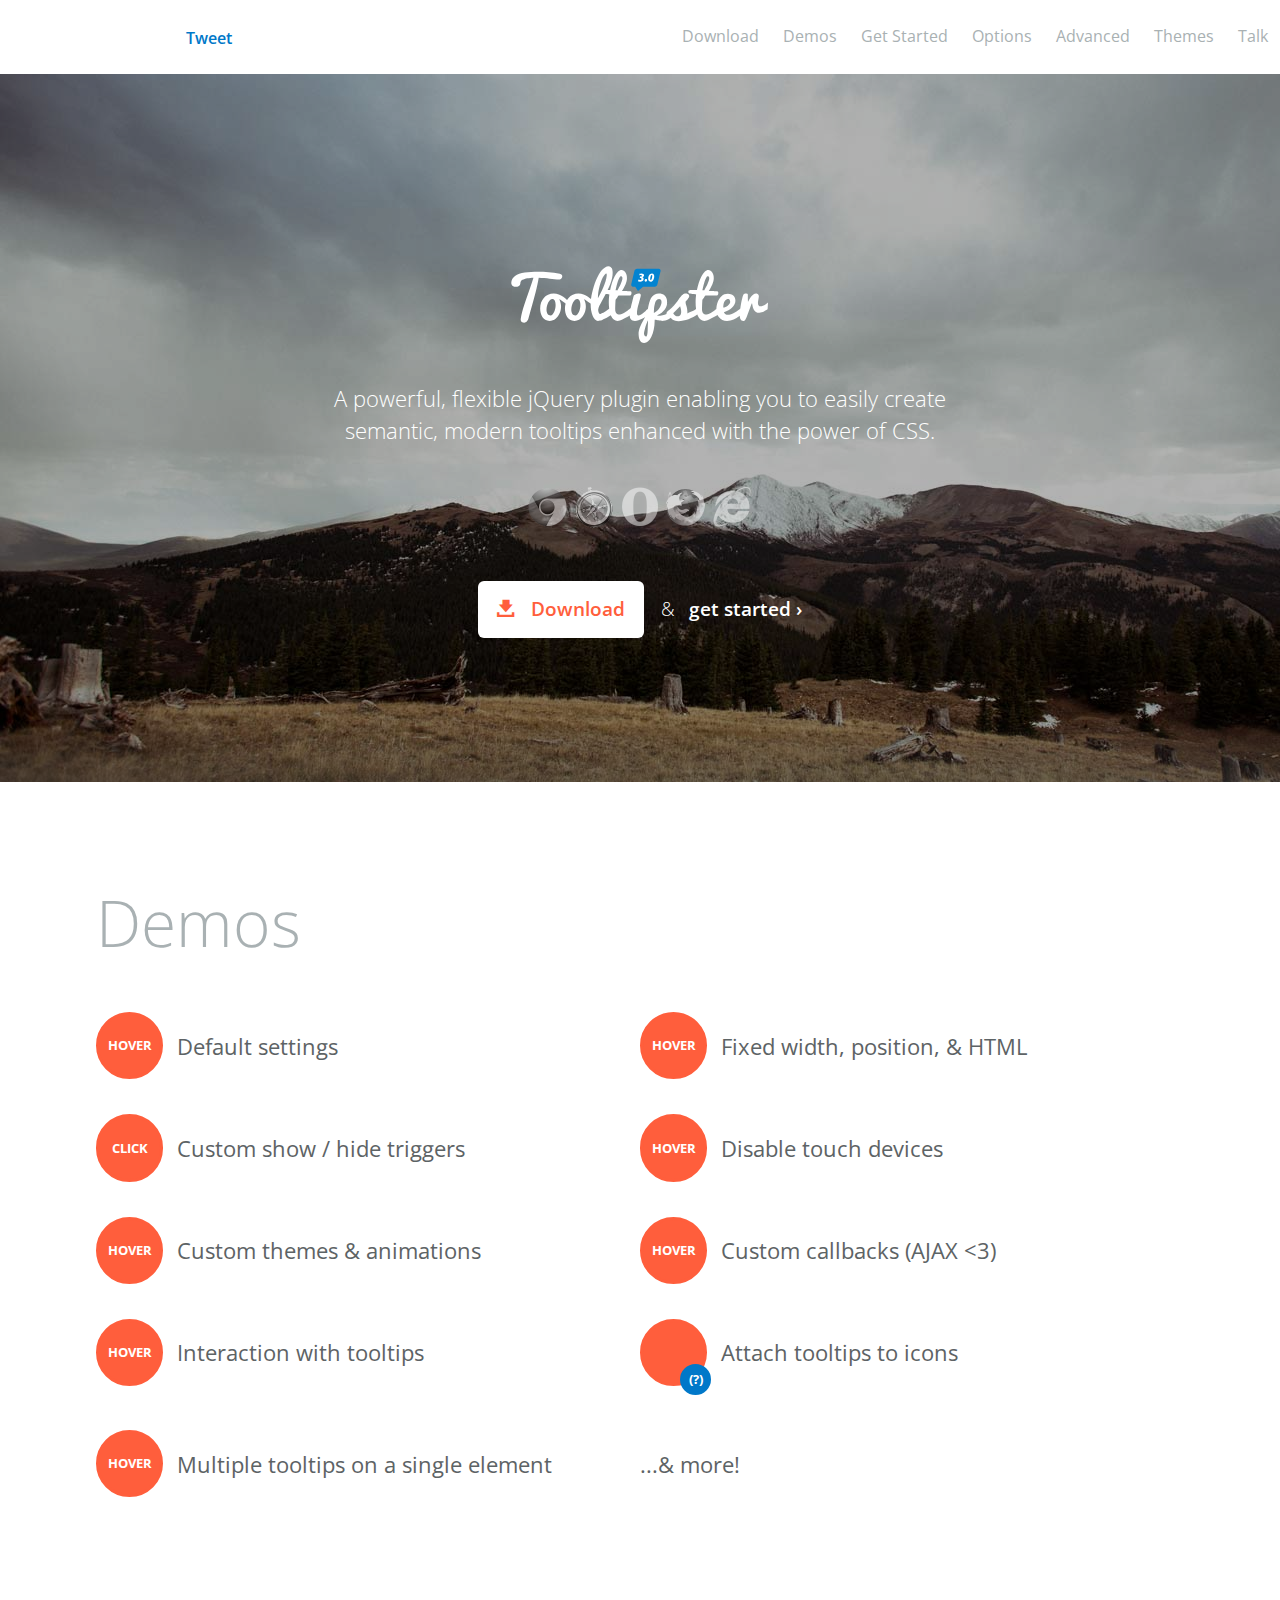
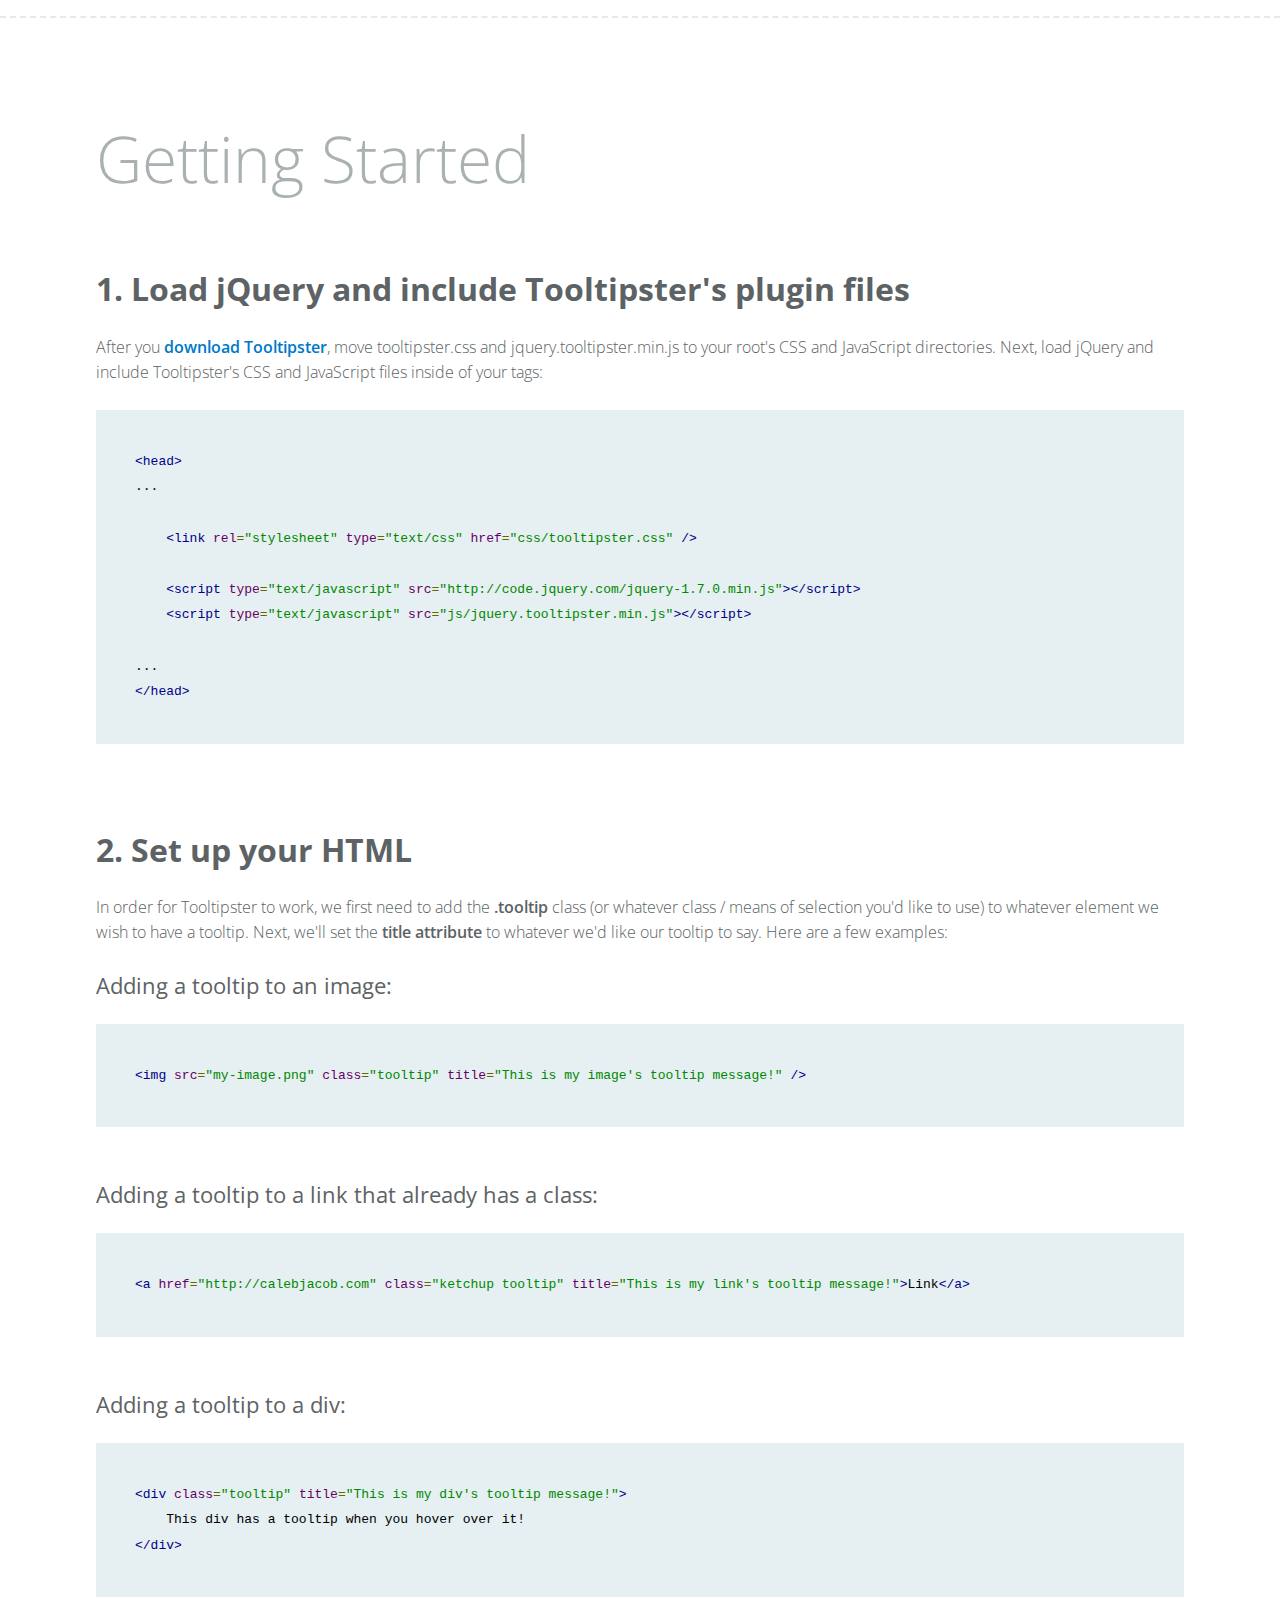
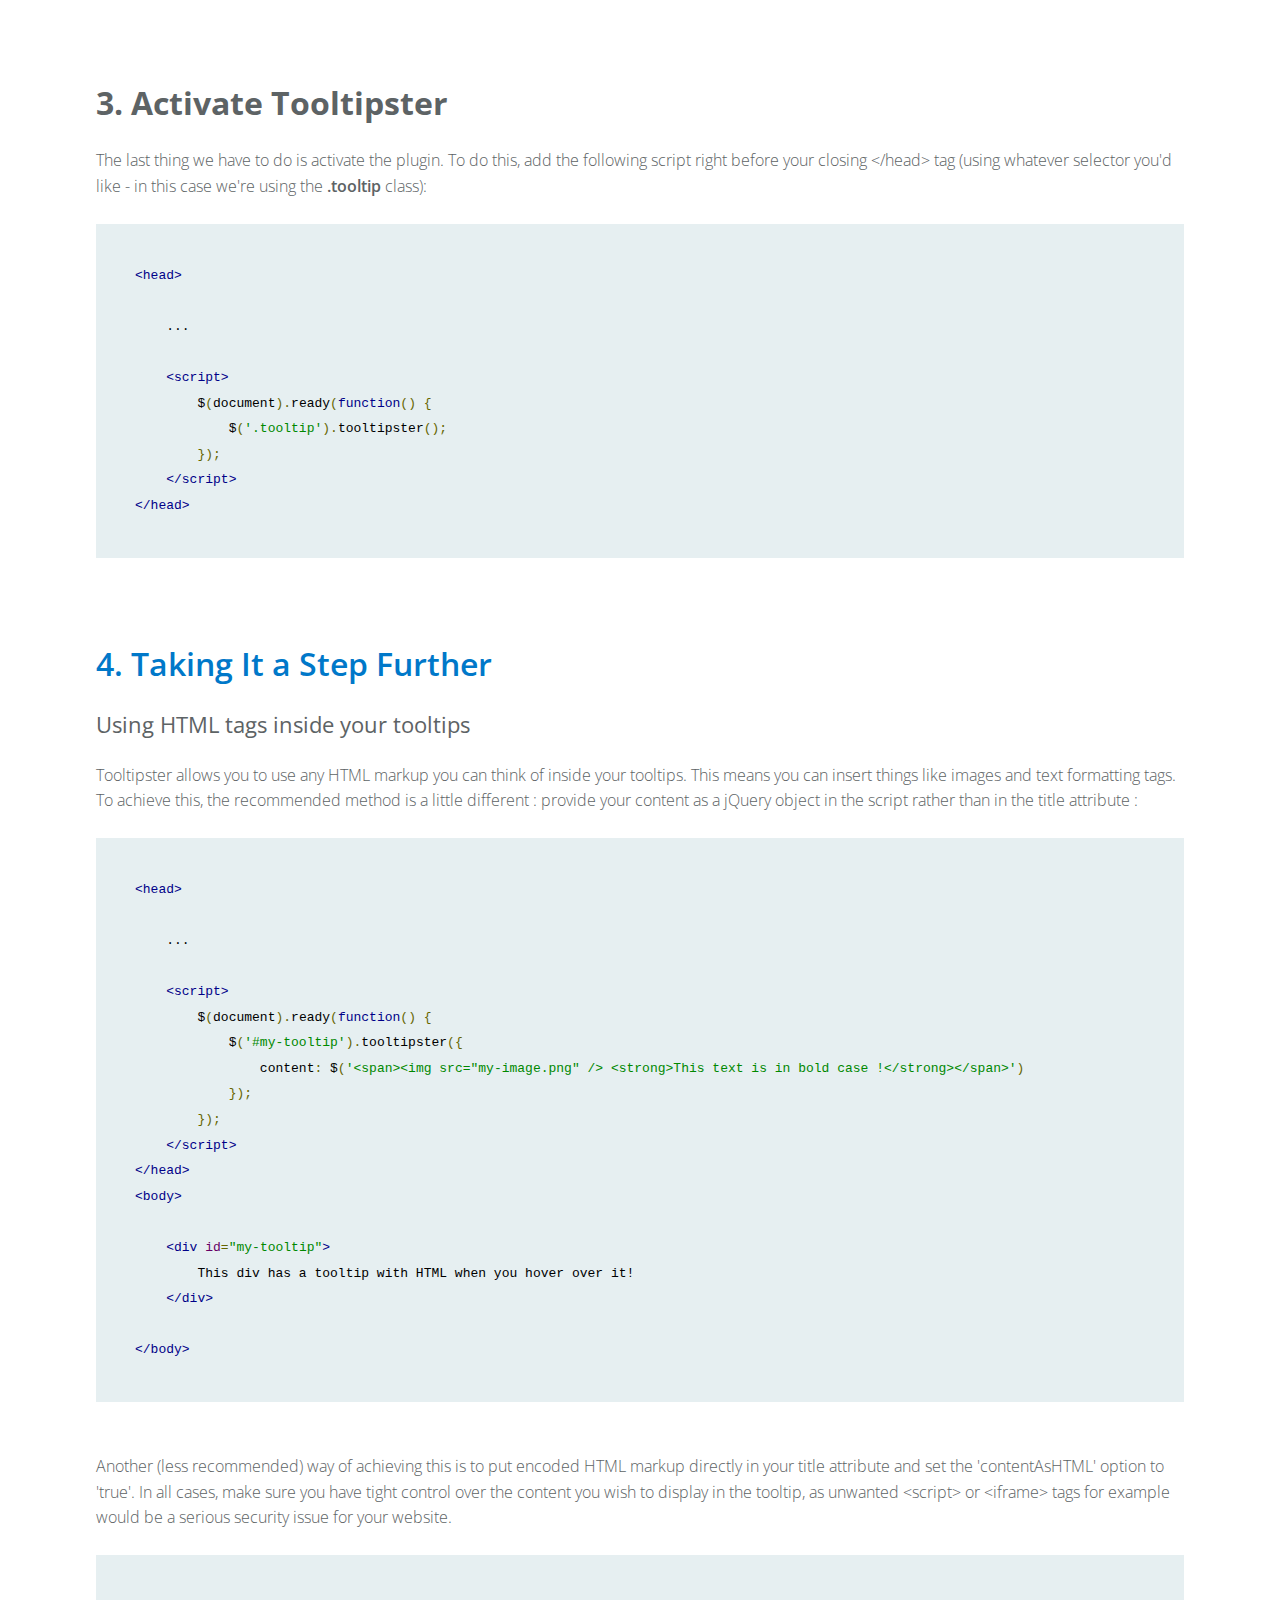
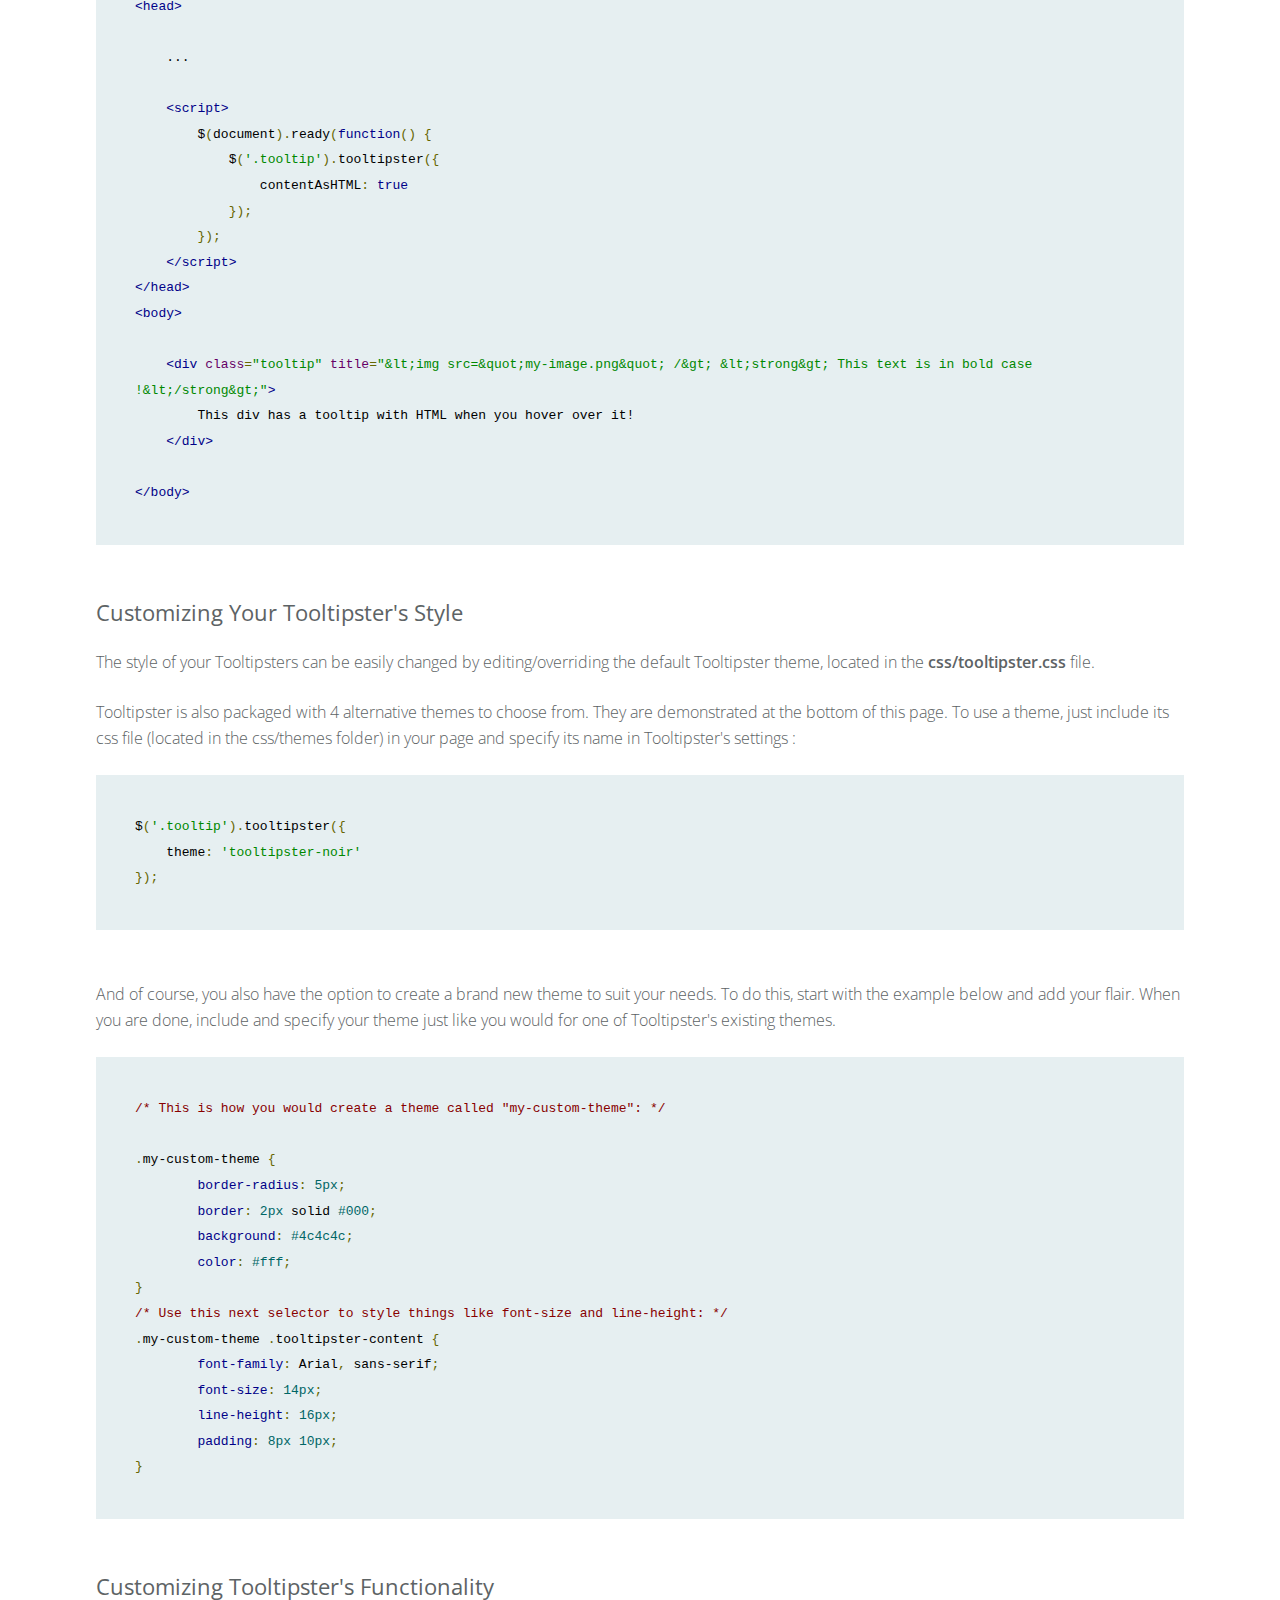
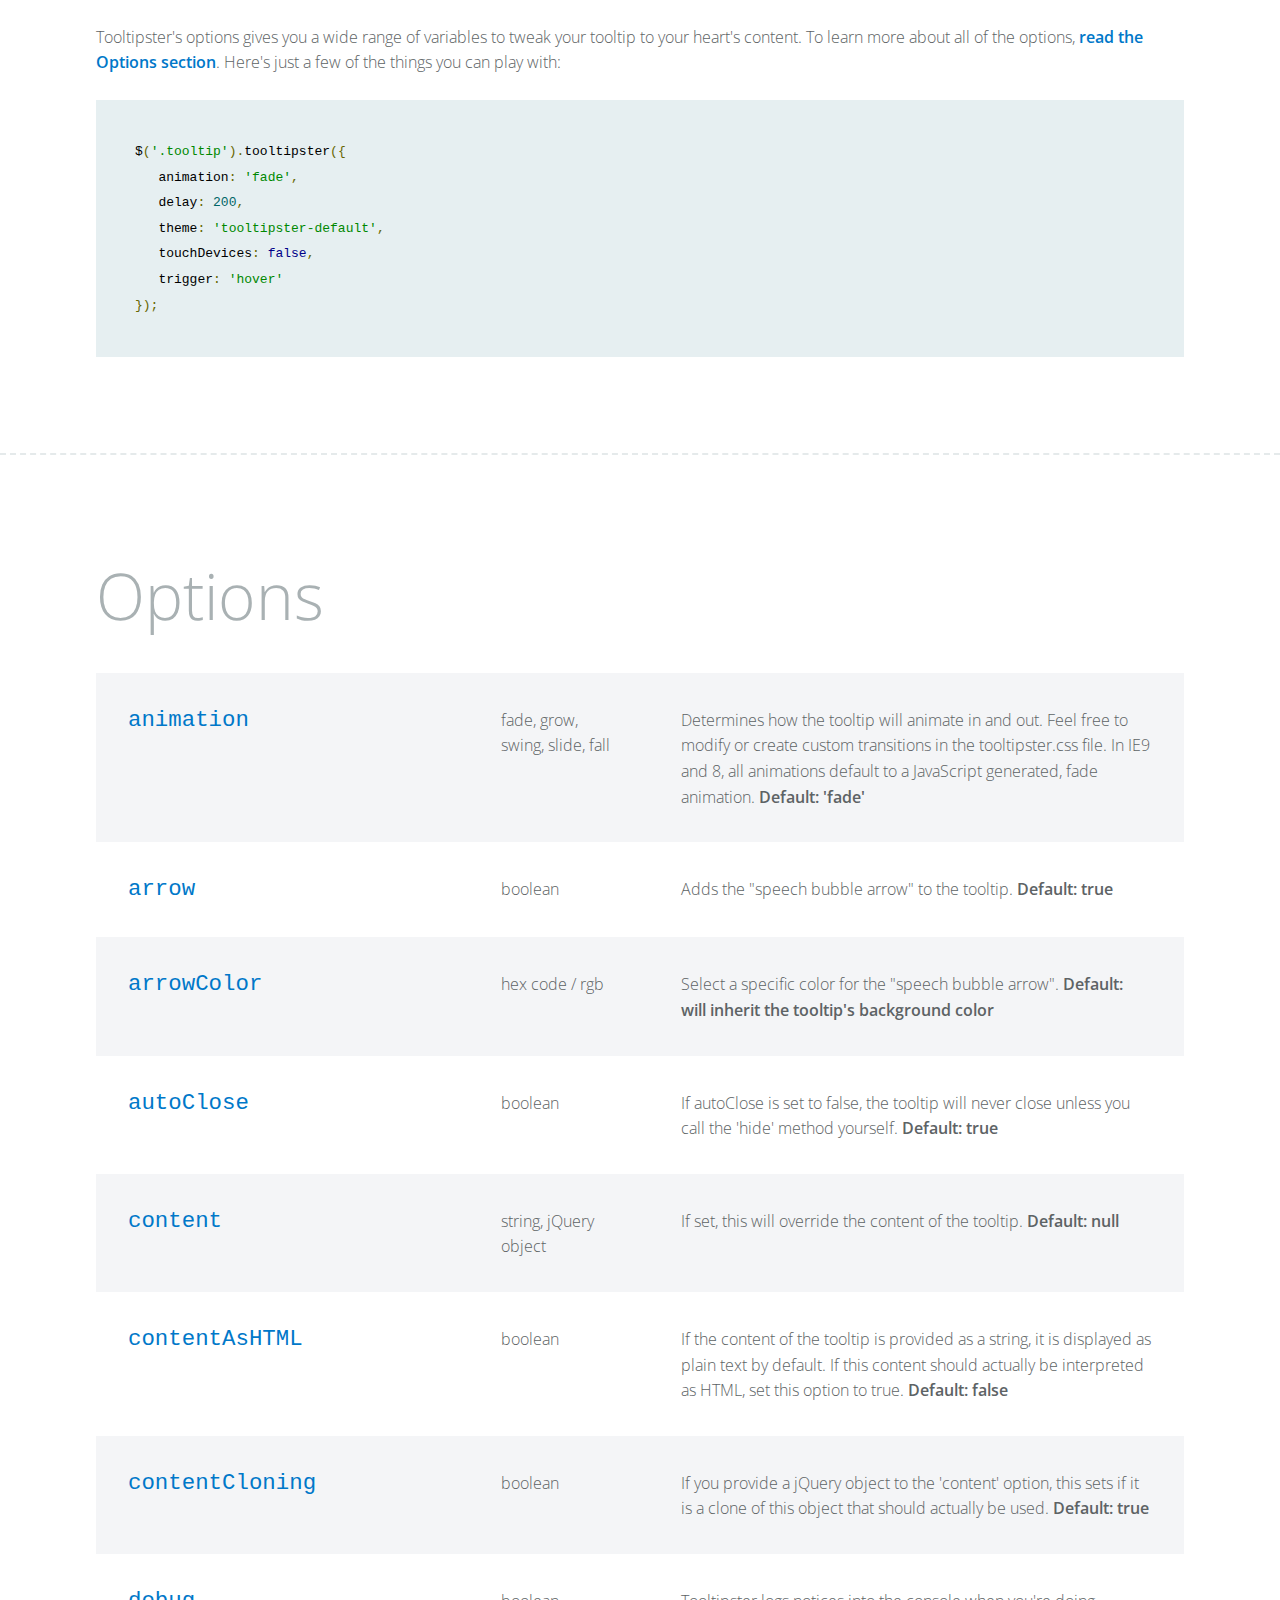
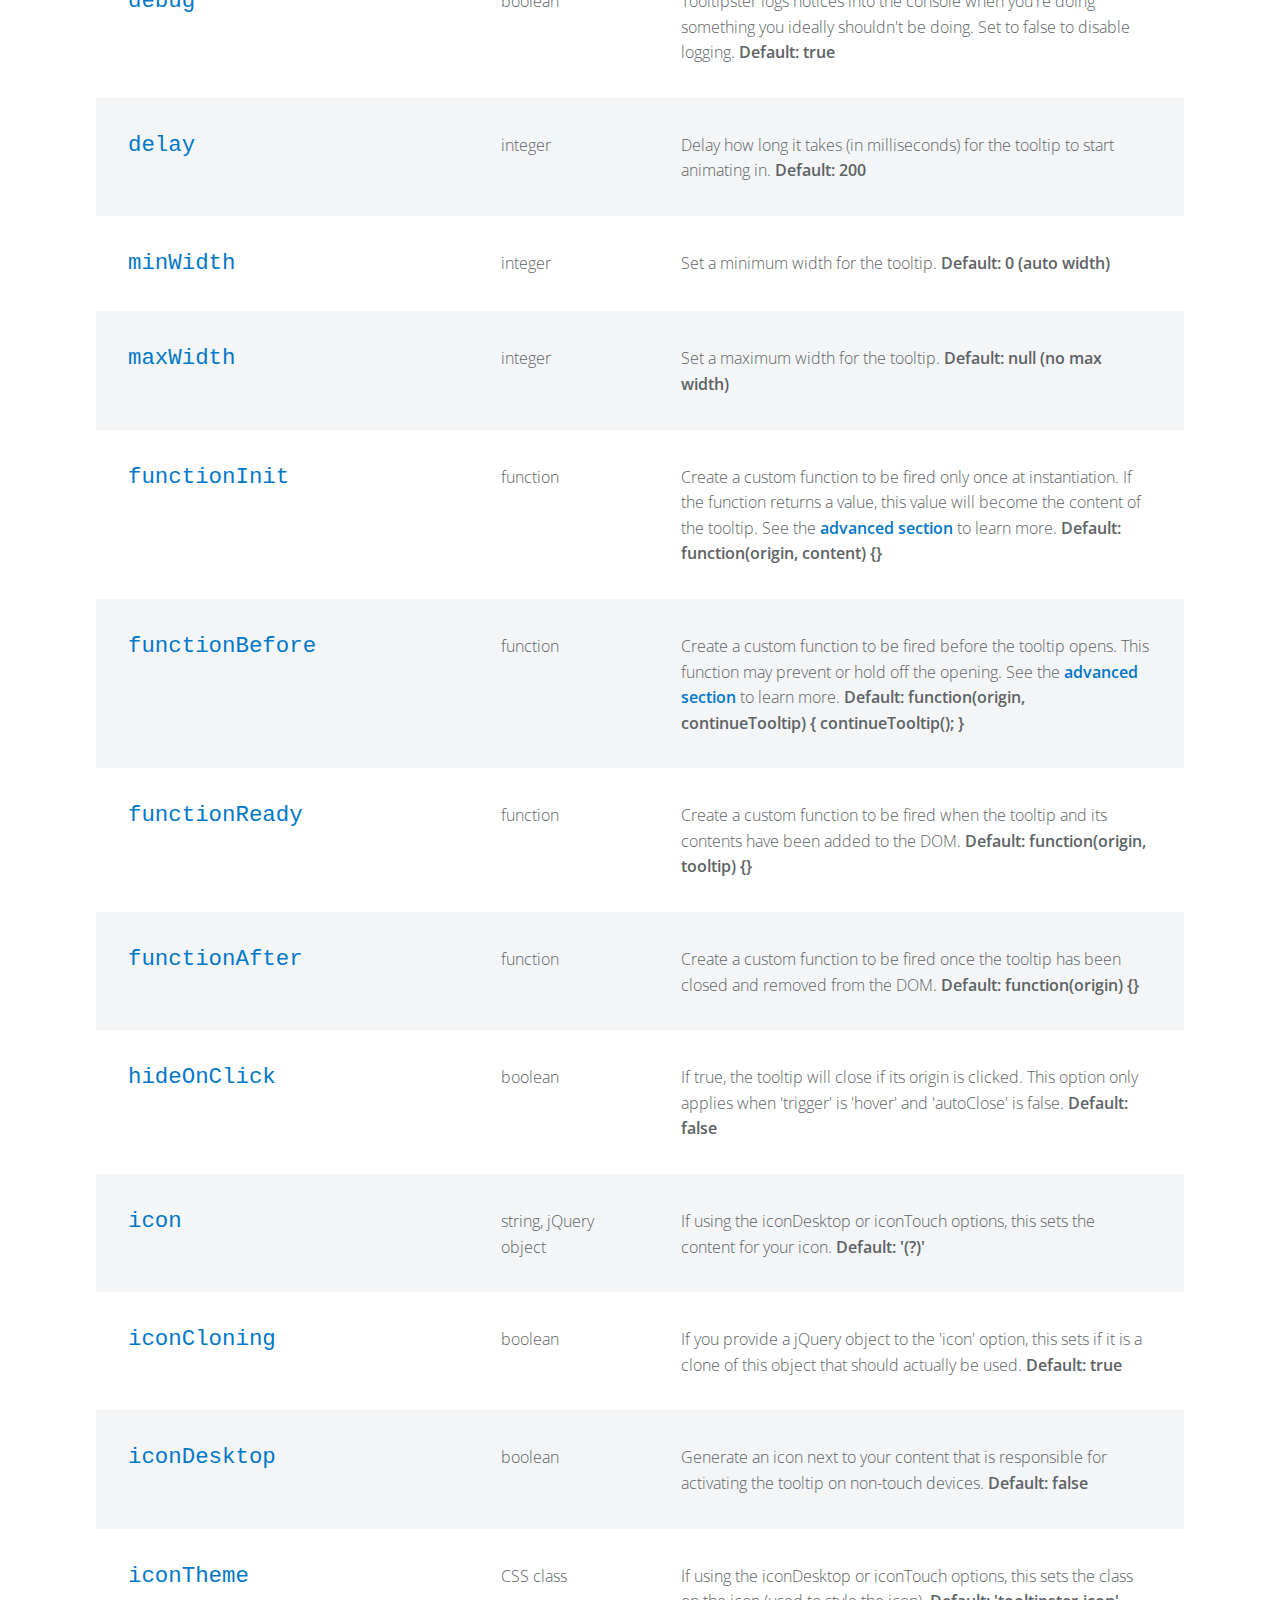
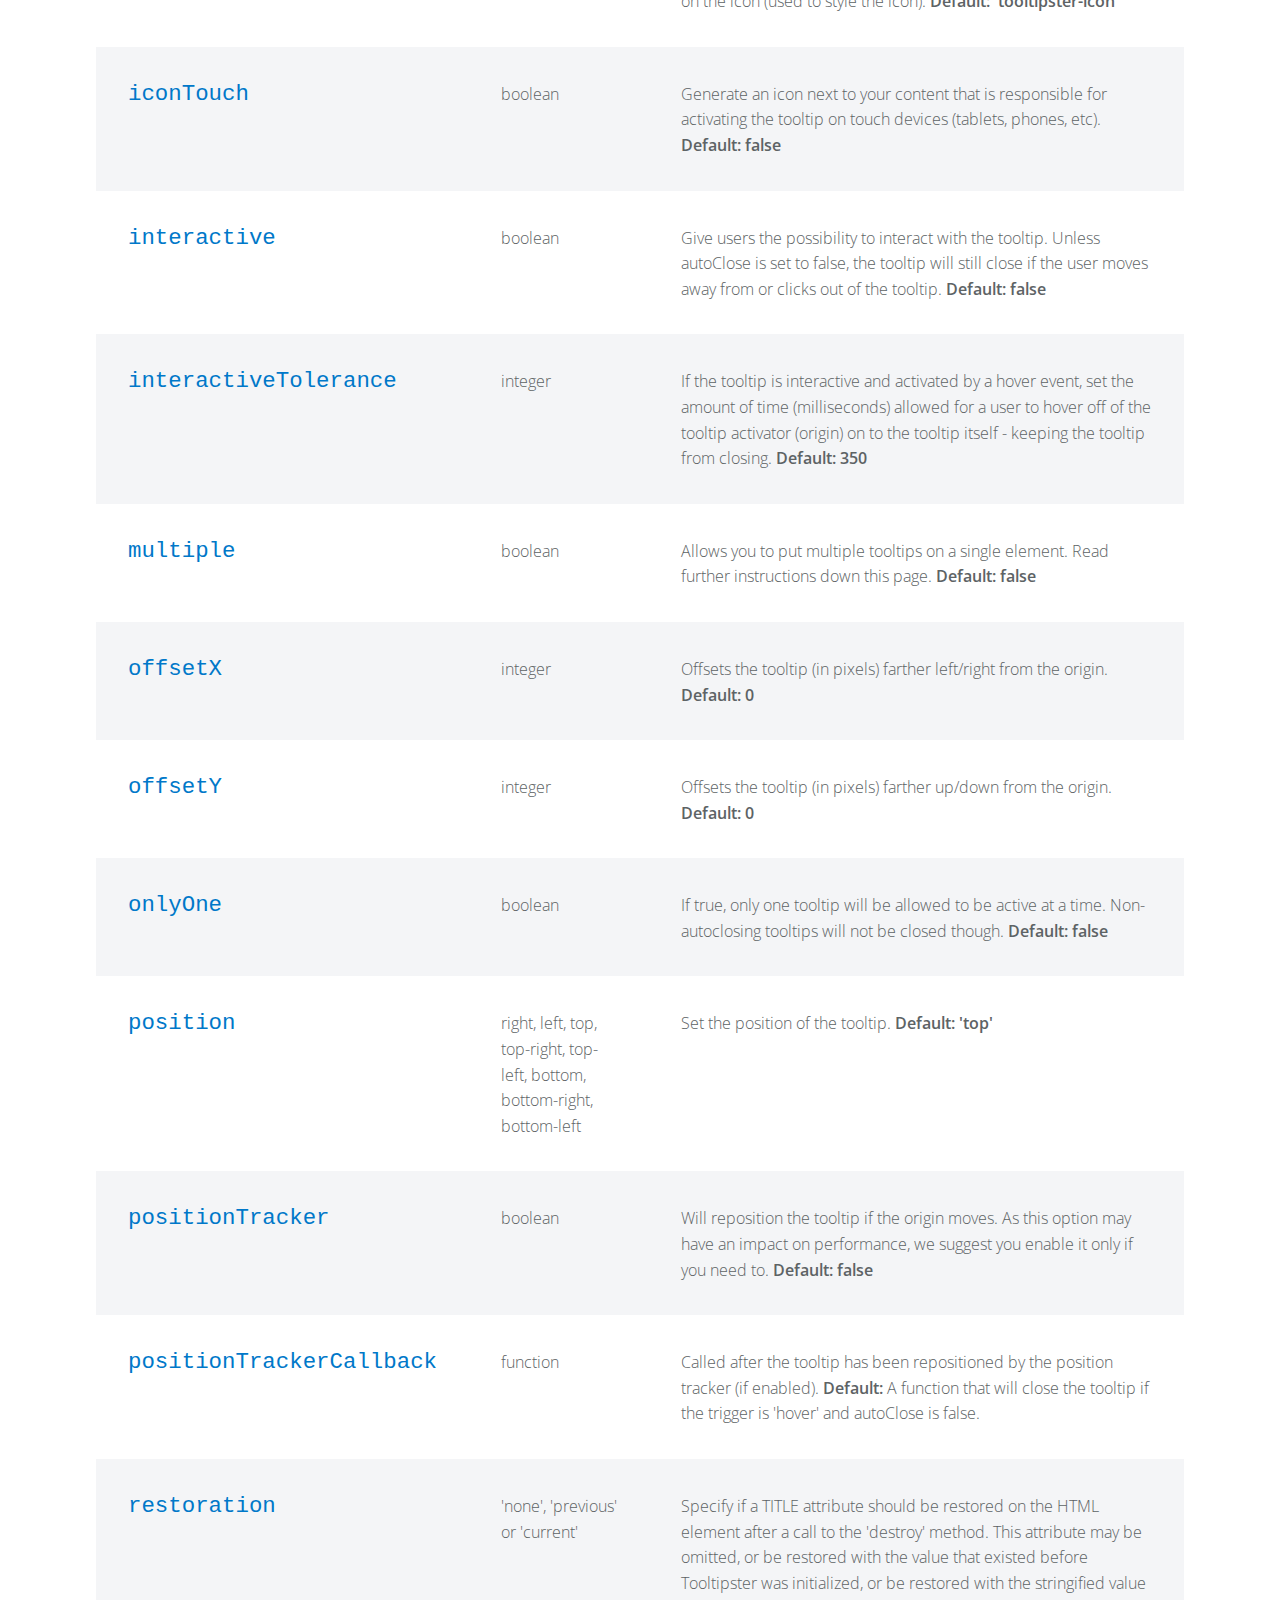
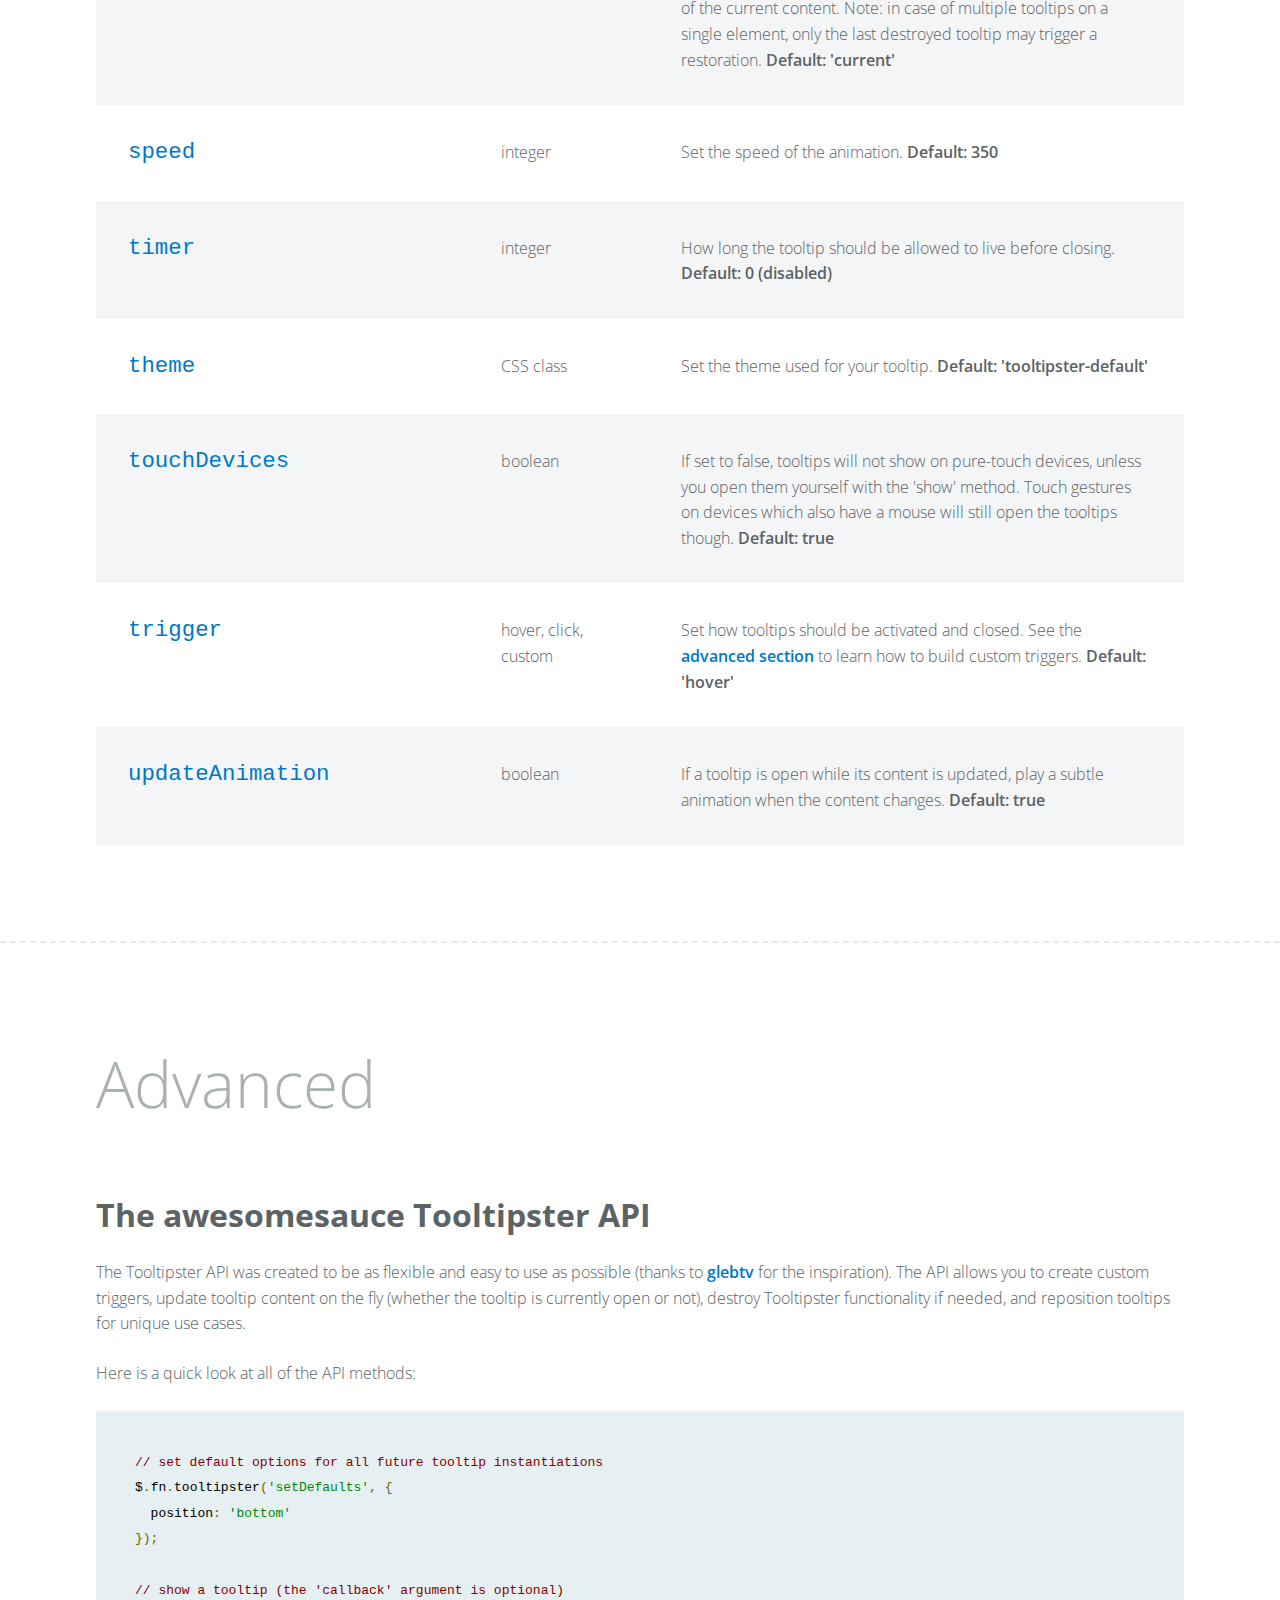
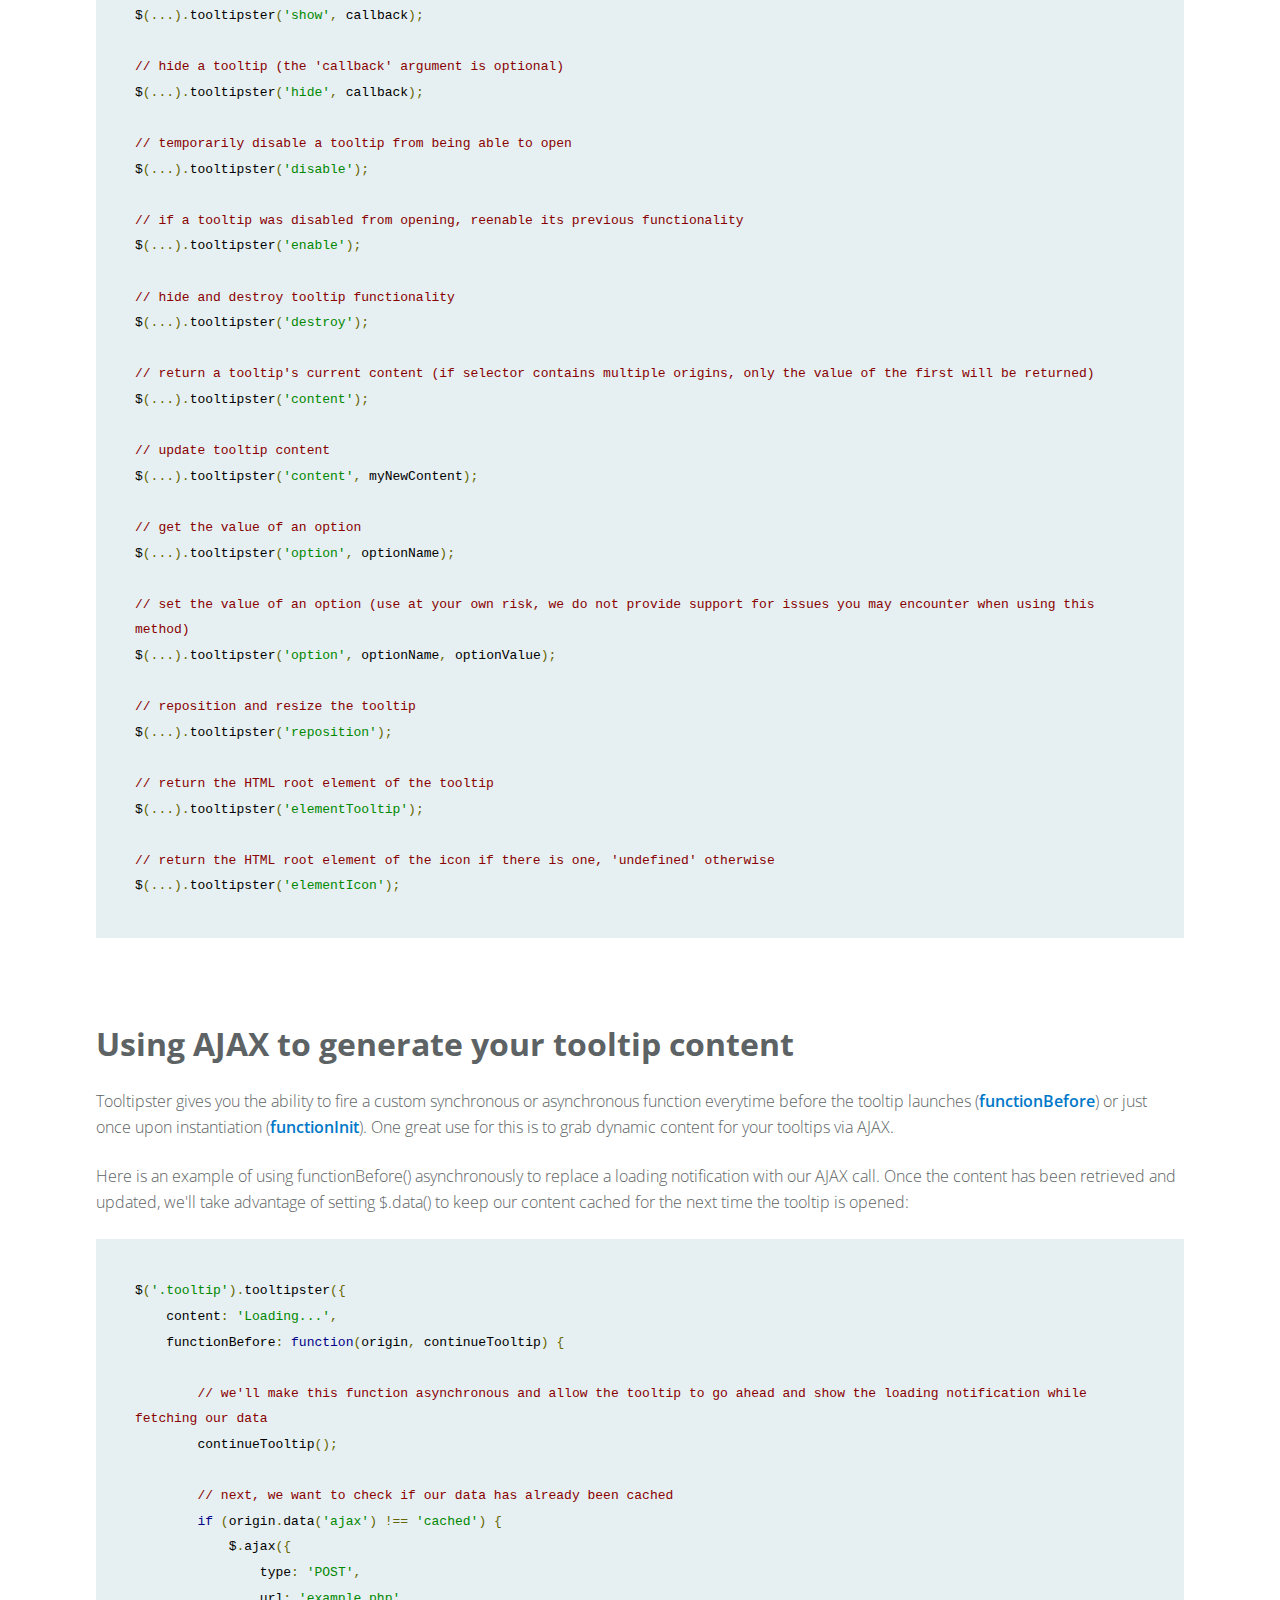
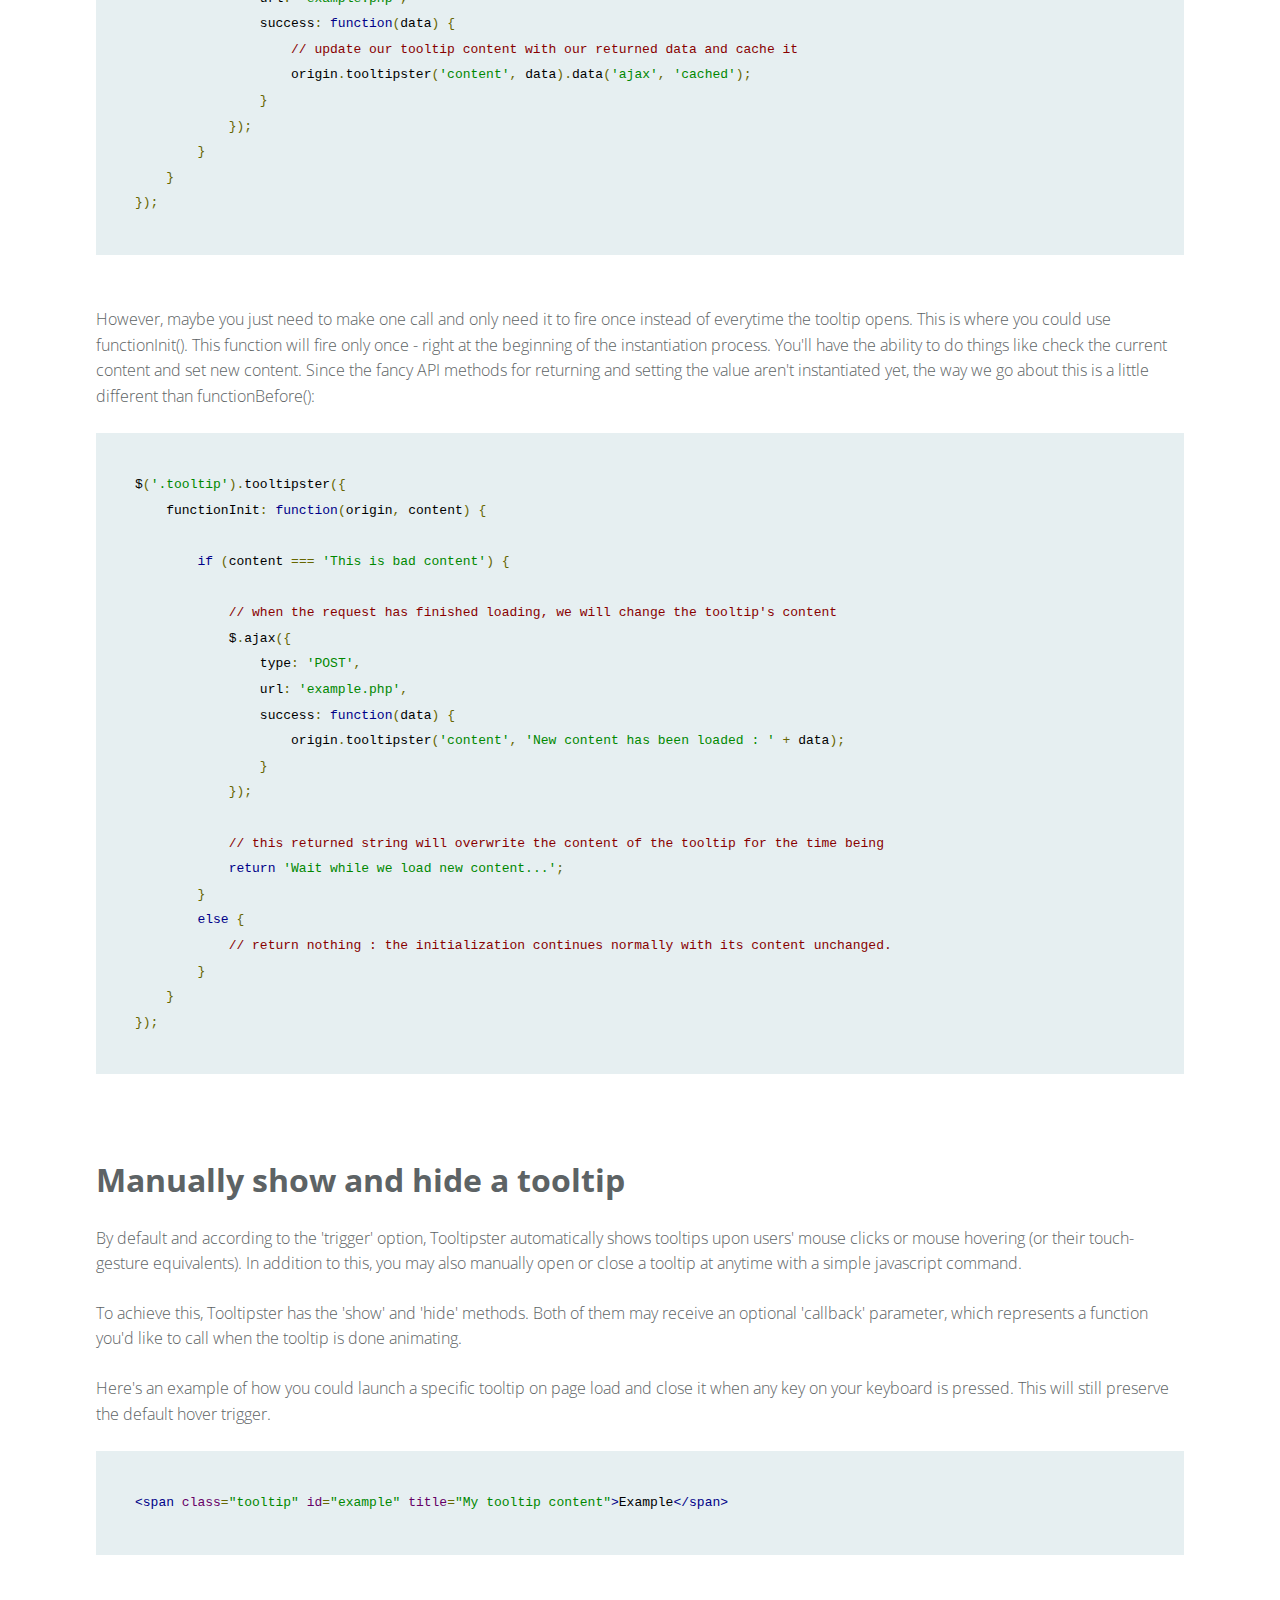
<file: main/static/main/js/libs/tooltipster/index.html>
<!DOCTYPE html>
<html lang="en">
<head>
	<title>Tooltipster - The jQuery Tooltip Plugin</title>
	<meta charset="UTF-8" />
	<meta name="viewport" content="width=device-width, initial-scale=1, maximum-scale=1.0, user-scalable=no">
	<meta name="description" content="Tooltipster is a powerful, flexible jQuery plugin enabling you to easily create clean, HTML5 validated tooltips." />
	<meta property="og:title" content="Tooltipster" />
	<meta property="og:type" content="website" />
	<meta property="og:url" content="index.html" />
	<meta property="og:image" content="images/social.jpg" />
	<meta property="og:site_name" content="Tooltipster - The jQuery Tooltip Plugin" />
	<meta property="og:description" content="Tooltipster is a powerful, flexible jQuery plugin enabling you to easily create clean, HTML5 validated tooltips." />
	<html itemscope itemtype="http://schema.org/CreativeWork">
	<meta itemprop="name" content="Tooltipster - The jQuery Tooltip Plugin">
	<meta itemprop="description" content="Tooltipster is a powerful, flexible jQuery plugin enabling you to easily create clean, HTML5 validated tooltips.">
	<meta itemprop="image" content="images/social.jpg">
	<link rel="icon" type="image/png" href="images/favicon.png" />
	<link rel="image_src" href="images/social.jpg" / >
	
	<link rel="stylesheet" type="text/css" href="doc/css/reset.css" />
	<link rel="stylesheet" type="text/css" href="doc/css/prettify.css" />
	<link rel="stylesheet" type="text/css" href="doc/css/style.css" />
	<link rel="stylesheet" type="text/css" href="css/tooltipster.css" />
	<link rel="stylesheet" type="text/css" href="css/themes/tooltipster-light.css" />
	<link rel="stylesheet" type="text/css" href="css/themes/tooltipster-noir.css" />
	<link rel="stylesheet" type="text/css" href="css/themes/tooltipster-punk.css" />
	<link rel="stylesheet" type="text/css" href="css/themes/tooltipster-shadow.css" />
	
	<script type="text/javascript" src="//ajax.googleapis.com/ajax/libs/jquery/1.7.0/jquery.min.js"></script>
	<script type="text/javascript" src="doc/js/jquery.jgfeed.js"></script>
	<script type="text/javascript" src="doc/js/prettify.js"></script>
	<script type="text/javascript" src="doc/js/lang-css.js"></script>
	<script type="text/javascript" src="doc/js/scripts.js"></script>
	<script type="text/javascript" src="js/jquery.tooltipster.js"></script>
	
	<!--[if lt IE 9]>
		<script src="//html5shiv.googlecode.com/svn/trunk/html5.js"></script>
	<![endif]-->
</head>
<body>
	<div id="background">
		<img src="doc/images/large-background.jpg" />
	</div>
	<div id="wrapper">
		<header>
			<div id="social">
				<div id="github">
					<iframe src="http://ghbtns.com/github-btn.html?user=iamceege&repo=tooltipster&type=watch&count=true" allowtransparency="true" frameborder="0" scrolling="0" width="100" height="20"></iframe>
				</div>
				<div id="tweet">
					<a href="https://twitter.com/share" class="twitter-share-button" data-text="Tooltipster - A powerful &amp; degradable jQuery tooltip plugin" data-via="iamceege" data-related="iamceege">Tweet</a>
					<script>!function(d,s,id){var js,fjs=d.getElementsByTagName(s)[0];if(!d.getElementById(id)){js=d.createElement(s);js.id=id;js.src="//platform.twitter.com/widgets.js";fjs.parentNode.insertBefore(js,fjs);}}(document,"script","twitter-wjs");</script>
				</div>
				<div id="gplus">
					<g:plusone href="http://calebjacob.com/tooltipster"></g:plusone>
				</div>
			</div>
			<nav>
				<ul>
					<li><a href="https://github.com/iamceege/tooltipster/archive/master.zip">Download</a></li>
					<li><a href="#demos">Demos</a></li>
					<li><a href="#getting-started">Get Started</a></li>
					<li><a href="#options">Options</a></li>
					<li><a href="#advanced">Advanced</a></li>
					<li><a href="#themes">Themes</a></li>
					<li><a href="#talk">Talk</a></li>
				</ul>
			</nav>
			<select>
				<option selected="selected" disabled="disabled">Menu...</option>
				<option value="demos">Demos</option>
				<option value="getting-started">Get Started</option>
				<option value="options">Options</option>
				<option value="themes">Themes</option>
				<option value="talk">Talk</option>
			</select>
		</header>
		<section id="welcome">
			<img src="doc/images/tooltipster.svg" alt="Tooltipster" id="tooltipster" />
			<h1>A powerful, flexible jQuery plugin enabling you to easily create semantic, modern tooltips enhanced with the power of CSS.</h1>
			<ul id="browser-support">
				<li>
					<img src="doc/images/browser-chrome.png" alt="Chrome" class="tooltip" title="Chrome Support" />
				</li>
				<li>
					<img src="doc/images/browser-safari.png" alt="Safari" class="tooltip" title="Safari Support" />
				</li>
				<li>
					<img src="doc/images/browser-opera.png" alt="Opera" class="tooltip" title="Opera Support" />
				</li>
				<li>
					<img src="doc/images/browser-firefox.png" alt="FireFox" class="tooltip" title="FireFox Support" />
				</li>
				<li>
					<img src="doc/images/browser-ie.png" alt="Internet Explorer" class="tooltip" title="IE10, IE9, &amp; IE8 Support + Graceful Degradation" />
				</li>
			</ul>
			<div id="download">
				<a href="https://github.com/iamceege/tooltipster/archive/master.zip" class="button alt">Download</a> <span style="padding-right: 0.5em;">&amp;</span> <a href="#demos" class="white">get started &rsaquo;</a>
			</div>
		</section>
		
		<section id="demos">
			<h2>Demos</h2>
			<ul>
				<li>
					<span id="demo-default" title="Hi! This is a tooltip.">Hover</span> Default settings
				</li>
				<li>
					<span id="demo-html">Hover</span> Fixed width, position, &amp; HTML
				</li>
				<li>
					<span id="demo-events" title="Press any key on your keyboard or click anywhere in the page to close this">Click</span> Custom show / hide triggers
				</li>
				<li>
					<span id="demo-touch" title="I would have never been born on a touch device :'(">Hover</span> Disable touch devices
				</li>
				<li>
					<span id="demo-theme" title="Build custom themes and CSS powered animations!">Hover</span> Custom themes &amp; animations
				</li>
				<li>
					<span id="demo-callback" title="This will be populated by AJAX.">Hover</span> Custom callbacks (AJAX <3)
				</li>
				<li>
					<span id="demo-interact" title="Try clicking &lt;a href='http://google.com/' target='_blank'&gt;this link&lt;/a&gt;">Hover</span> Interaction with tooltips
				</li>
				<li>
					<span id="demo-icon" title="Use separate icons to launch your tooltips on either desktops or touch devices - or both!"></span> Attach tooltips to icons
				</li>
				<li>
					<span id="demo-multiple">Hover</span> Multiple tooltips on a single element
				</li>
				<li>...&amp; more!</li>
			</ul>
		</section>
		
		<section id="getting-started">
			<h2>Getting Started</h2>
			<h3>1. Load jQuery and include Tooltipster's plugin files</h3>
			<p>After you <a href="https://github.com/iamceege/tooltipster/archive/master.zip">download Tooltipster</a>, move tooltipster.css and jquery.tooltipster.min.js to your root's CSS and JavaScript directories. Next, load jQuery and include Tooltipster's CSS and JavaScript files inside of your  tags:</p>
<pre class="prettyprint">
&lt;head&#62;
...

    &lt;link rel="stylesheet" type="text/css" href="css/tooltipster.css" /&#62;

    &lt;script type="text/javascript" src="http://code.jquery.com/jquery-1.7.0.min.js"&#62;&lt;/script&#62;
    &lt;script type="text/javascript" src="js/jquery.tooltipster.min.js"&#62;&lt;/script&#62;

...
&lt;/head&#62;
</pre>
			<h3>2. Set up your HTML</h3>
			<p>In order for Tooltipster to work, we first need to add the <strong>.tooltip</strong> class (or whatever class / means of selection you'd like to use) to whatever element we wish to have a tooltip. Next, we'll set the <strong>title attribute</strong> to whatever we'd like our tooltip to say. Here are a few examples:</p>
			<h4>Adding a tooltip to an image:</h4>
			<pre class="prettyprint">
&lt;img src="my-image.png" class="tooltip" title="This is my image's tooltip message!" /&#62;</pre>
			<h4>Adding a tooltip to a link that already has a class:</h4>
			<pre class="prettyprint">
&lt;a href="http://calebjacob.com" class="ketchup tooltip" title="This is my link's tooltip message!"&#62;Link&lt;/a&#62;</pre>
			<h4>Adding a tooltip to a div:</h4>
			<pre class="prettyprint">
&lt;div class="tooltip" title="This is my div's tooltip message!"&#62; 
    This div has a tooltip when you hover over it!
&lt;/div&#62;</pre>
			
			<h3>3. Activate Tooltipster</h3>
			<p>The last thing we have to do is activate the plugin. To do this, add the following script right before your closing &lt;/head&#62; tag (using whatever selector you'd like - in this case we're using the <strong>.tooltip</strong> class):</p>
			<pre class="prettyprint">
&lt;head&#62;

    ...

    &lt;script&#62;
        $(document).ready(function() {
            $('.tooltip').tooltipster();
        });
    &lt;/script&#62;
&lt;/head&#62;</pre>
			
			<h3><a name="further">4. Taking It a Step Further</a></h3>
			<h4>Using HTML tags inside your tooltips</h4>
			<p>Tooltipster allows you to use any HTML markup you can think of inside your tooltips. This means you can insert things like images and text formatting tags. To achieve this, the recommended method is a little different : provide your content as a jQuery object in the script rather than in the title attribute :</p>
			<pre class="prettyprint">
&lt;head&#62;

    ...

    &lt;script&#62;
        $(document).ready(function() {
            $('#my-tooltip').tooltipster({
                content: $('&lt;span&gt;&lt;img src="my-image.png" /&gt; &lt;strong&gt;This text is in bold case !&lt;/strong&gt;&lt;/span&gt;')
            });
        });
    &lt;/script&#62;
&lt;/head&#62;
&lt;body&#62;
    
    &lt;div id="my-tooltip"&#62; 
        This div has a tooltip with HTML when you hover over it!
    &lt;/div&#62;
	
&lt;/body&#62;</pre>

			<p>Another (less recommended) way of achieving this is to put encoded HTML markup directly in your title attribute and set the 'contentAsHTML' option to 'true'. In all cases, make sure you have tight control over the content you wish to display in the tooltip, as unwanted &lt;script&gt; or &lt;iframe&gt; tags for example would be a serious security issue for your website.</p>

			<pre class="prettyprint">
&lt;head&#62;

    ...

    &lt;script&#62;
        $(document).ready(function() {
            $('.tooltip').tooltipster({
                contentAsHTML: true
            });
        });
    &lt;/script&#62;
&lt;/head&#62;
&lt;body&#62;
    
    &lt;div class="tooltip" title="&amp;lt;img src=&amp;quot;my-image.png&amp;quot; /&amp;gt; &amp;lt;strong&amp;gt; This text is in bold case !&amp;lt;/strong&amp;gt;"&gt; 
        This div has a tooltip with HTML when you hover over it!
    &lt;/div&#62;
	
&lt;/body&#62;</pre>
			
			<h4>Customizing Your Tooltipster's Style</h4>
			<p>The style of your Tooltipsters can be easily changed by editing/overriding the default Tooltipster theme, located in the <strong>css/tooltipster.css</strong> file.</p>
			<p>Tooltipster is also packaged with 4 alternative themes to choose from. They are demonstrated at the bottom of this page. To use a theme, just include its css file (located in the css/themes folder) in your page and specify its name in Tooltipster's settings :</p>
			<pre class="prettyprint">
$('.tooltip').tooltipster({
    theme: 'tooltipster-noir'
});</pre>
			<p>And of course, you also have the option to create a brand new theme to suit your needs. To do this, start with the example below and add your flair. When you are done, include and specify your theme just like you would for one of Tooltipster's existing themes.</p>
			<pre class="prettyprint lang-css">
/* This is how you would create a theme called "my-custom-theme": */

.my-custom-theme {
	border-radius: 5px; 
	border: 2px solid #000;
	background: #4c4c4c;
	color: #fff;
}
/* Use this next selector to style things like font-size and line-height: */
.my-custom-theme .tooltipster-content {
	font-family: Arial, sans-serif;
	font-size: 14px;
	line-height: 16px;
	padding: 8px 10px;
}</pre>
			
			<h4>Customizing Tooltipster's Functionality</h4>
			<p>Tooltipster's options gives you a wide range of variables to tweak your tooltip to your heart's content. To learn more about all of the options, <a href="#options">read the Options section</a>. Here's just a few of the things you can play with:</p>
			<pre class="prettyprint">
$('.tooltip').tooltipster({
   animation: 'fade',
   delay: 200,
   theme: 'tooltipster-default',
   touchDevices: false,
   trigger: 'hover'
});</pre>
		</section>
		
		<section id="options">
			<h2>Options</h2>
			<table border="0" cellpadding="0" cellspacing="0">
				<tr>
					<td><h4>animation</h4></td>
					<td>fade, grow, swing, slide, fall</td>
					<td>Determines how the tooltip will animate in and out. Feel free to modify or create custom transitions in the tooltipster.css file. In IE9 and 8, all animations default to a JavaScript generated, fade animation. <strong>Default: 'fade'</strong></td>
				</tr>
				<tr>
					<td><h4>arrow</h4></td>
					<td>boolean</td>
					<td>Adds the "speech bubble arrow" to the tooltip. <strong>Default: true</strong></td>
				</tr>
				<tr>
					<td><h4>arrowColor</h4></td>
					<td>hex code / rgb</td>
					<td>Select a specific color for the "speech bubble arrow". <strong>Default: will inherit the tooltip's background color</strong></td>
				</tr>
				<tr>
					<td><h4>autoClose</h4></td>
					<td>boolean</td>
					<td>If autoClose is set to false, the tooltip will never close unless you call the 'hide' method yourself. <strong>Default: true</strong></td>
				</tr>
				<tr>
					<td><h4>content</h4></td>
					<td>string, jQuery object</td>
					<td>If set, this will override the content of the tooltip. <strong>Default: null</strong></td>
				</tr>
				<tr>
					<td><h4>contentAsHTML</h4></td>
					<td>boolean</td>
					<td>If the content of the tooltip is provided as a string, it is displayed as plain text by default. If this content should actually be interpreted as HTML, set this option to true. <strong>Default: false</strong></td>
				</tr>
				<tr>
					<td><h4>contentCloning</h4></td>
					<td>boolean</td>
					<td>If you provide a jQuery object to the 'content' option, this sets if it is a clone of this object that should actually be used. <strong>Default: true</strong></td>
				</tr>
				<tr>
					<td><h4>debug</h4></td>
					<td>boolean</td>
					<td>Tooltipster logs notices into the console when you're doing something you ideally shouldn't be doing. Set to false to disable logging. <strong>Default: true</strong></td>
				</tr>
				<tr>
					<td><h4>delay</h4></td>
					<td>integer</td>
					<td>Delay how long it takes (in milliseconds) for the tooltip to start animating in. <strong>Default: 200</strong></td>
				</tr>
				<tr>
					<td><h4>minWidth</h4></td>
					<td>integer</td>
					<td>Set a minimum width for the tooltip. <strong>Default: 0 (auto width)</strong></td>
				</tr>
				<tr>
					<td><h4>maxWidth</h4></td>
					<td>integer</td>
					<td>Set a maximum width for the tooltip. <strong>Default: null (no max width)</strong></td>
				</tr>
				<tr>
					<td><h4>functionInit</h4></td>
					<td>function</td>
					<td>Create a custom function to be fired only once at instantiation. If the function returns a value, this value will become the content of the tooltip. See the <a href="#advanced">advanced section</a> to learn more. <strong>Default: function(origin, content) {}</strong></td>
				</tr>
				<tr>
					<td><h4>functionBefore</h4></td>
					<td>function</td>
					<td>Create a custom function to be fired before the tooltip opens. This function may prevent or hold off the opening. See the <a href="#advanced">advanced section</a> to learn more. <strong>Default: function(origin, continueTooltip) { continueTooltip(); }</strong></td>
				</tr>
				<tr>
					<td><h4>functionReady</h4></td>
					<td>function</td>
					<td>Create a custom function to be fired when the tooltip and its contents have been added to the DOM. <strong>Default: function(origin, tooltip) {}</strong></td>
				</tr>
				<tr>
					<td><h4>functionAfter</h4></td>
					<td>function</td>
					<td>Create a custom function to be fired once the tooltip has been closed and removed from the DOM. <strong>Default: function(origin) {}</strong></td>
				</tr>
				<tr>
					<td><h4>hideOnClick</h4></td>
					<td>boolean</td>
					<td>If true, the tooltip will close if its origin is clicked. This option only applies when 'trigger' is 'hover' and 'autoClose' is false. <strong>Default: false</strong></td>
				</tr>
				<tr>
					<td><h4>icon</h4></td>
					<td>string, jQuery object</td>
					<td>If using the iconDesktop or iconTouch options, this sets the content for your icon. <strong>Default: '(?)'</strong></td>
				</tr>
				<tr>
					<td><h4>iconCloning</h4></td>
					<td>boolean</td>
					<td>If you provide a jQuery object to the 'icon' option, this sets if it is a clone of this object that should actually be used. <strong>Default: true</strong></td>
				</tr>
				<tr>
					<td><h4>iconDesktop</h4></td>
					<td>boolean</td>
					<td>Generate an icon next to your content that is responsible for activating the tooltip on non-touch devices. <strong>Default: false</strong></td>
				</tr>
				<tr>
					<td><h4>iconTheme</h4></td>
					<td>CSS class</td>
					<td>If using the iconDesktop or iconTouch options, this sets the class on the icon (used to style the icon). <strong>Default: 'tooltipster-icon'</strong></td>
				</tr>
				<tr>
					<td><h4>iconTouch</h4></td>
					<td>boolean</td>
					<td>Generate an icon next to your content that is responsible for activating the tooltip on touch devices (tablets, phones, etc). <strong>Default: false</strong></td>
				</tr>
				<tr>
					<td><h4>interactive</h4></td>
					<td>boolean</td>
					<td>Give users the possibility to interact with the tooltip. Unless autoClose is set to false, the tooltip will still close if the user moves away from or clicks out of the tooltip. <strong>Default: false</strong></td>
				</tr>
				<tr>
					<td><h4>interactiveTolerance</h4></td>
					<td>integer</td>
					<td>If the tooltip is interactive and activated by a hover event, set the amount of time (milliseconds) allowed for a user to hover off of the tooltip activator (origin) on to the tooltip itself - keeping the tooltip from closing. <strong>Default: 350</strong></td>
				</tr>
				<tr>
					<td><h4>multiple</h4></td>
					<td>boolean</td>
					<td>Allows you to put multiple tooltips on a single element. Read further instructions down this page. <strong>Default: false</strong></td>
				</tr>
				<tr>
					<td><h4>offsetX</h4></td>
					<td>integer</td>
					<td>Offsets the tooltip (in pixels) farther left/right from the origin. <strong>Default: 0</strong></td>
				</tr>
				<tr>
					<td><h4>offsetY</h4></td>
					<td>integer</td>
					<td>Offsets the tooltip (in pixels) farther up/down from the origin. <strong>Default: 0</strong></td>
				</tr>
				<tr>
					<td><h4>onlyOne</h4></td>
					<td>boolean</td>
					<td>If true, only one tooltip will be allowed to be active at a time. Non-autoclosing tooltips will not be closed though. <strong>Default: false</strong></td>
				</tr>
				<tr>
					<td><h4>position</h4></td>
					<td>right, left, top, top-right, top-left, bottom, bottom-right, bottom-left</td>
					<td>Set the position of the tooltip. <strong>Default: 'top'</strong></td>
				</tr>
				<tr>
					<td><h4>positionTracker</h4></td>
					<td>boolean</td>
					<td>Will reposition the tooltip if the origin moves. As this option may have an impact on performance, we suggest you enable it only if you need to. <strong>Default: false</strong></td>
				</tr>
				<tr>
					<td><h4>positionTrackerCallback</h4></td>
					<td>function</td>
					<td>Called after the tooltip has been repositioned by the position tracker (if enabled). <strong>Default:</strong> A function that will close the tooltip if the trigger is 'hover' and autoClose is false.</td>
				</tr>
				<tr>
					<td><h4>restoration</h4></td>
					<td>'none', 'previous' or 'current'</td>
					<td>Specify if a TITLE attribute should be restored on the HTML element after a call to the 'destroy' method. This attribute may be omitted, or be restored with the value that existed before Tooltipster was initialized, or be restored with the stringified value of the current content. Note: in case of multiple tooltips on a single element, only the last destroyed tooltip may trigger a restoration. <strong>Default: 'current'</strong></td>
				</tr>
				<tr>
					<td><h4>speed</h4></td>
					<td>integer</td>
					<td>Set the speed of the animation. <strong>Default: 350</strong></td>
				</tr>
				<tr>
					<td><h4>timer</h4></td>
					<td>integer</td>
					<td>How long the tooltip should be allowed to live before closing. <strong>Default: 0 (disabled)</strong></td>
				</tr>
				<tr>
					<td><h4>theme</h4></td>
					<td>CSS class</td>
					<td>Set the theme used for your tooltip. <strong>Default: 'tooltipster-default'</strong></td>
				</tr>
				<tr>
					<td><h4>touchDevices</h4></td>
					<td>boolean</td>
					<td>If set to false, tooltips will not show on pure-touch devices, unless you open them yourself with the 'show' method. Touch gestures on devices which also have a mouse will still open the tooltips though. <strong>Default: true</strong></td>
				</tr>
				<tr>
					<td><h4>trigger</h4></td>
					<td>hover, click, custom</td>
					<td>Set how tooltips should be activated and closed. See the <a href="#advanced">advanced section</a> to learn how to build custom triggers. <strong>Default: 'hover'</strong></td>
				</tr>
				<tr>
					<td><h4>updateAnimation</h4></td>
					<td>boolean</td>
					<td>If a tooltip is open while its content is updated, play a subtle animation when the content changes. <strong>Default: true</strong></td>
				</tr>
			</table>
		</section>
		
		<section id="advanced">
			<h2>Advanced</h2>
			
			<a name="api"></a>
			<h3>The awesomesauce Tooltipster API</h3>
			<p>The Tooltipster API was created to be as flexible and easy to use as possible (thanks to <a href="https://github.com/glebtv">glebtv</a> for the inspiration). The API allows you to create custom triggers, update tooltip content on the fly (whether the tooltip is currently open or not), destroy Tooltipster functionality if needed, and reposition tooltips for unique use cases.</p>
			<p>Here is a quick look at all of the API methods:</p>
			<pre class="prettyprint">
// set default options for all future tooltip instantiations
$.fn.tooltipster('setDefaults', {
  position: 'bottom'
});

// show a tooltip (the 'callback' argument is optional)
$(...).tooltipster('show', callback);

// hide a tooltip (the 'callback' argument is optional)
$(...).tooltipster('hide', callback);

// temporarily disable a tooltip from being able to open
$(...).tooltipster('disable');

// if a tooltip was disabled from opening, reenable its previous functionality
$(...).tooltipster('enable');

// hide and destroy tooltip functionality
$(...).tooltipster('destroy');

// return a tooltip's current content (if selector contains multiple origins, only the value of the first will be returned)
$(...).tooltipster('content');

// update tooltip content
$(...).tooltipster('content', myNewContent);

// get the value of an option
$(...).tooltipster('option', optionName);

// set the value of an option (use at your own risk, we do not provide support for issues you may encounter when using this method)
$(...).tooltipster('option', optionName, optionValue);

// reposition and resize the tooltip
$(...).tooltipster('reposition');

// return the HTML root element of the tooltip
$(...).tooltipster('elementTooltip');

// return the HTML root element of the icon if there is one, 'undefined' otherwise
$(...).tooltipster('elementIcon');</pre>
			
			<a name="ajax"></a>
			<h3>Using AJAX to generate your tooltip content</h3>
			<p>Tooltipster gives you the ability to fire a custom synchronous or asynchronous function everytime before the tooltip launches (<a href="#functionBeforeExample">functionBefore</a>) or just once upon instantiation (<a href="#functionInitExample">functionInit</a>). One great use for this is to grab dynamic content for your tooltips via AJAX.</p>
			<p id="functionBeforeExample">Here is an example of using functionBefore() asynchronously to replace a loading notification with our AJAX call. Once the content has been retrieved and updated, we'll take advantage of setting $.data() to keep our content cached for the next time the tooltip is opened:</p>
			<pre class="prettyprint">
$('.tooltip').tooltipster({
    content: 'Loading...',
    functionBefore: function(origin, continueTooltip) {

        // we'll make this function asynchronous and allow the tooltip to go ahead and show the loading notification while fetching our data
        continueTooltip();
        
        // next, we want to check if our data has already been cached
        if (origin.data('ajax') !== 'cached') {
            $.ajax({
                type: 'POST',
                url: 'example.php',
                success: function(data) {
                    // update our tooltip content with our returned data and cache it
                    origin.tooltipster('content', data).data('ajax', 'cached');
                }
            });
        }
    }
});</pre>
			<p id="functionInitExample">However, maybe you just need to make one call and only need it to fire once instead of everytime the tooltip opens. This is where you could use functionInit(). This function will fire only once - right at the beginning of the instantiation process. You'll have the ability to do things like check the current content and set new content. Since the fancy API methods for returning and setting the value aren't instantiated yet, the way we go about this is a little different than functionBefore():
			<pre class="prettyprint">
$('.tooltip').tooltipster({
    functionInit: function(origin, content) {
		
        if (content === 'This is bad content') {
            
            // when the request has finished loading, we will change the tooltip's content
            $.ajax({
                type: 'POST',
                url: 'example.php',
                success: function(data) {
                    origin.tooltipster('content', 'New content has been loaded : ' + data);
                }
            });
			
            // this returned string will overwrite the content of the tooltip for the time being
            return 'Wait while we load new content...';
        }
        else {
            // return nothing : the initialization continues normally with its content unchanged.
        }
    }
});</pre>
			
			<a name="apishow"></a>
			<h3>Manually show and hide a tooltip</h3>
			<p>By default and according to the 'trigger' option, Tooltipster automatically shows tooltips upon users' mouse clicks or mouse hovering (or their touch-gesture equivalents). In addition to this, you may also manually open or close a tooltip at anytime with a simple javascript command.</p>
			<p>To achieve this, Tooltipster has the 'show' and 'hide' methods. Both of them may receive an optional 'callback' parameter, which represents a function you'd like to call when the tooltip is done animating.</p>
			<p>Here's an example of how you could launch a specific tooltip on page load and close it when any key on your keyboard is pressed. This will still preserve the default hover trigger.</p>
			<pre class="prettyprint">
&lt;span class="tooltip" id="example" title="My tooltip content"&#62;Example&lt;/span&#62;
</pre>
			<pre class="prettyprint">
$(document).ready(function() {
   
   // first on page load, initiate the Tooltipster plugin
   $('.tooltip').tooltipster();
   
   // then immediately show the tooltip
   $('#example').tooltipster('show');
   
   // as soon as a key is pressed on the keyboard, hide the tooltip.
   $(window).keypress(function() {
      $('#example').tooltipster('hide');
   });
});
</pre>
			<p>You may also provide a function as the callback parameter of the show/hide methods. The callback functions are called in the context of the tooltipstered element. If the tooltip is already in the state you are asking for (open/closed), the callback is executed immediately. Please note that if the show/hide action is somehow cancelled before it has completed its animation, the callback function will never be called.</p>
			<pre class="prettyprint">
$(document).ready(function() {
   
   $('.tooltip').tooltipster();
   
   $('#example').tooltipster('show', function() {
       alert('The tooltip is now fully open. The content is: ' + this.tooltipster('content'));
   });
   
   $(window).keypress(function() {
      $('#example').tooltipster('hide', function() {
         alert('The tooltip is now fully closed');
      });
   });
});
</pre>
			
			<a name="apicontent"></a>
			<h3>Updating a tooltip's content</h3>
			<p>It's easy as pie to update a tooltip's content - whether it's open or closed. Depending on your selector, you can update multiple tooltips at once or just one:</p>
			<pre class="prettyprint">
$('#my-special-element').tooltipster('content', 'My new content');</pre>
			<p>By default, Tooltipster will play a subtle animation when the content changes. To tweak the animation, check out the '.tooltipster-content-changing' class in your tooltipster.css file. It's important to note that only CSS transforms will be animated. To disable this animation, set updateAnimation to false.</p>
			
			<a name="multiple"></a>
			<h3>Using several tooltips on a single element</h3>
			<p>Several independant tooltips can be set on a single element, each one having its own triggers and options. Just set the 'multiple' option to true when you initialize your tooltip. This will only change two things that you might want to be aware of.</p>
			<p>Firstly, the instantiation call will now return an array of Tooltipster objects generated by the call, instead of the tooltipped jQuery-wrapped elements.</p>
			<p>Secondly, you will have to use the Tooltipster object of a tooltip to make any API method calls on it. All methods documented on this page remain available, only the way to call them changes.</p>
			
			<pre class="prettyprint">
// create a first tooltip as usual. The multiple option is actually optional for the first tooltip
$('#my-element').tooltipster({
	content: 'My first tooltip',
	position: 'top'
});

// instantiate a second tooltip and keep the returned Tooltipster objects array for later use of the API
var tooltipsterObjects = $('#my-element').tooltipster({
	// don't forget to provide content here as the 1st tooltip will have deleted the original title attribute of the element
	content: 'My second tooltip',
	multiple: true,
	position: 'bottom'
});

// since the jQuery selector matches only one element, the array will contain only one Tooltipster object.
// Otherwise the array would contain one object for each matched element, in the same order as them
var tooltip2 = tooltipsterObjects[0];

// use this Tooltipster object to make any API method call on the tooltip
tooltip2.content('New content for my second tooltip').show();
// all documented methods can be called that way
var element = tooltip2.elementTooltip();

// calling the API methods in the usual way only affects the first tooltip that was created on the element
$('#my-element').tooltipster('content', 'New content for my first tooltip')
</pre>

<pre class="prettyprint">
// You may use the 'multiple' option on the first tooltip as well, it will return an array of objects too
var tooltipsterObjects = $('#my-element').tooltipster({
	content: 'My first tooltip',
	multiple: true
});

// this is also a way to call API methods on the first tooltip
var tooltip1 = tooltipsterObjects[0];
tooltip1.content('New content for my first tooltip').show();</pre>

<p>Note : if you have multiple tooltips and destroy them, only the last destroyed tooltip will transfer its content back to the title attribute of the tooltipped element.</p>
	
			<a name="accessibility"></a>
			<h3>Make tooltips accessible to persons with disabilities</h3>
			<p>The W3C issued a recommendation to make websites more accessible to persons with disabilities. This recommendation is known as WAI-ARIA (or simply ARIA), which stands for Web Accessibility Initiative - Accessible Rich Internet Applications.</p>
			<p>Accessible tooltips can be powered by Tooltipster. To do this, one solution is to actually manipulate in parallel two tooltips which will share the same content :<br />
				- the ARIA tooltip, which is invisible on the screen but readable by ARIA-compatible software<br />
				- the Tooltipster tooltip, which is visible on the screen but does not appear as an ARIA-compatible element
			</p>
			<p>A basic example : imagine that we want to put a tooltip on a text input field. As for the HTML part, you would write :</p>
			<pre class="prettyprint">
&lt;input id="myfield" type="text" aria-describedby="myfield_description" /&gt;
&lt;span id="myfield_description" role="tooltip"&gt;Please insert your name here&lt;/span&gt;
</pre>
			<p>As for the CSS part, write this :</p>
			<pre class="prettyprint">
#myfield_description {
	display: none;
}
</pre>
			<p>And finally, you could initiate Tooltipster like this :</p>
			<pre class="prettyprint">
$('#myfield').tooltipster({
    functionInit: function(){
        return $('#myfield_description').html();
    },
    functionReady: function(){
        $('#myfield_description').attr('aria-hidden', false);
    },
    functionAfter: function(){
        $('#myfield_description').attr('aria-hidden', true);
    }
});

// if in addition you want the tooltip to be displayed when the field gets focus, add these custom triggers :
$('#myfield')
    .focus(function(){
        $(this).tooltipster('show');
    })
    .blur(function(){
        $(this).tooltipster('hide');
    });
</pre>
			
			<h3>Community submitted use cases</h3>
			<p><a href="http://stackoverflow.com/questions/14741688/how-to-display-messages-from-jquery-validate-plugin-inside-of-tooltipster-toolti">Using Tooltipster alongside jQuery Validate</a> by <a href="https://github.com/sparky672">sparky672</a></p>
			<p>Did you do something awesome with Tooltipster? <a href="#talk">Tell me</a> and I'll post it up here!</p>
		</section>
		
		<section id="themes">
			<h2>Themes</h2>
			<p>Tired of the same old? Four other rocking themes are available for your tooltips, and you can always create yours ! Share them with us on GitHub !</p>
			<div class="themes">
				<span class="tooltipster-default-preview tooltip" title="The default theme" target="_blank">Default</span>
				<span class="tooltipster-light-preview" title="Light and frisky!" target="_blank">Light</span>
				<span class="tooltipster-punk-preview" title="I will not conform to your old fart ways!" target="_blank">Punk</span>
				<span class="tooltipster-noir-preview" title="Hipsterific!" target="_blank">Noir</span>
				<span class="tooltipster-shadow-preview" title="Check out my shadow" target="_blank">Shadow</span>
			</div>
		</section>
				
		<section id="talk">
			<h2>Talk</h2>
			<h3>Share thoughts, questions, &amp; bugs!</h3>
			<p>Head on over to Tooltipster's issue tracker on GitHub: <a href="https://github.com/iamceege/tooltipster/issues">https://github.com/iamceege/tooltipster/issues</a></p>
			<p>Before opening a new issue, please be sure to search through the backlog to see if your question or bug has been / is being resolved. Thank you! :)</p>
		</section>
		
		<footer>
			Developed and maintained by <a href="https://plus.google.com/116532683962309427991?rel=author" class="white">Caleb Jacob</a> and <a href="https://github.com/louisameline" class="white">Louis Ameline</a> under the <a href="http://opensource.org/licenses/MIT" class="white">MIT license</a>
		</footer>
	</div>
	
	<div id="fb-root"></div>
	<script type="text/javascript">
	  (function() {
	    var po = document.createElement('script'); po.type = 'text/javascript'; po.async = true;
	    po.src = '//apis.google.com/js/plusone.js';
	    var s = document.getElementsByTagName('script')[0]; s.parentNode.insertBefore(po, s);
	  })();
  	</script>
</body>
</html>
</file>
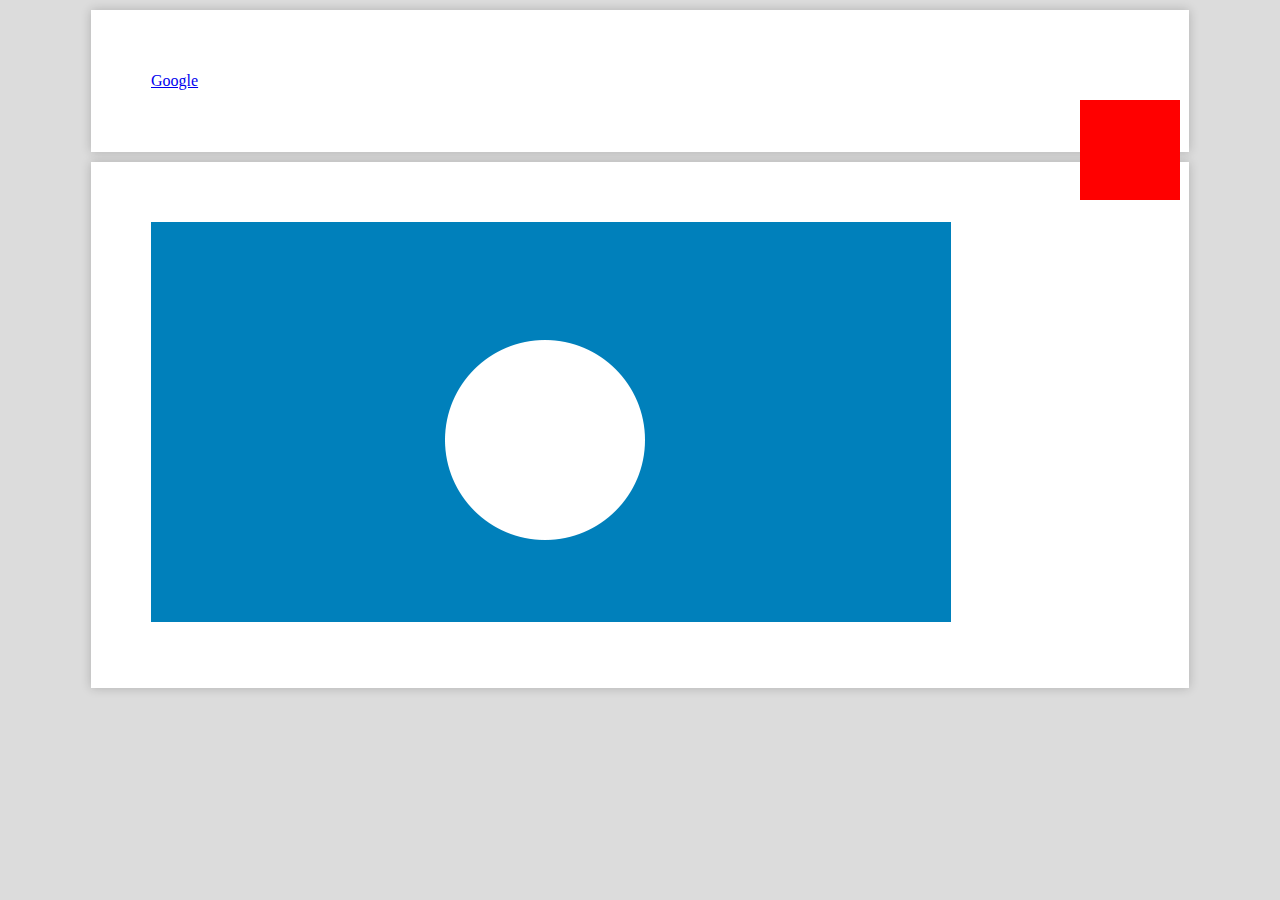
<file: main/static/main/js/libs/tooltipster/demo/index.html>
<!DOCTYPE html>
<html lang="en">
<head>
	<title></title>
	<meta charset="UTF-8" />
	<meta name="viewport" content="width=device-width, initial-scale=1, maximum-scale=1.0, minimum-scale=1.0, user-scalable=no">
	<link rel="stylesheet" type="text/css" href="reset.css" />
	<link rel="stylesheet" type="text/css" href="style.css" />
	<link rel="stylesheet" type="text/css" href="../css/tooltipster.css" />
	
	<script type="text/javascript" src="//code.jquery.com/jquery-1.7.0.min.js"></script>
	<script type="text/javascript" src="../js/jquery.tooltipster.js"></script>
	
	<script type="text/javascript">
		$(document).ready(function() {
			$('.tooltip').tooltipster();
		});
	</script>
</head>
<body>

	<section class="container tooltip" title="Parent container">
		<a href="http://google.com" class="tooltip" title="Get your Google on">Google</a>
	</section>
	
	<div id="hi" style="width: 100px; height: 100px; margin: 0 0 0 500px; background: #f00; position: fixed; top: 100px; right: 100px;" class="tooltip" title="This is the tooltip"></div>
	
	<section class="container">
		<img src="map.png" usemap="#map" />
		<map name="map">
			<area shape="circle" coords="396,220,102" href="#" class="tooltip" title="Hello thar, mate!" />
		</map>
	</section>
</body>
</html>
</file>
<file: main/static/main/js/libs/tooltipster/doc/css/prettify.css>
/* Pretty printing styles. Used with prettify.js. */

/* SPAN elements with the classes below are added by prettyprint. */
.pln { color: #000 }  /* plain text */

@media screen {
  .str { color: #080 }  /* string content */
  .kwd { color: #008 }  /* a keyword */
  .com { color: #800 }  /* a comment */
  .typ { color: #606 }  /* a type name */
  .lit { color: #066 }  /* a literal value */
  /* punctuation, lisp open bracket, lisp close bracket */
  .pun, .opn, .clo { color: #660 }
  .tag { color: #008 }  /* a markup tag name */
  .atn { color: #606 }  /* a markup attribute name */
  .atv { color: #080 }  /* a markup attribute value */
  .dec, .var { color: #606 }  /* a declaration; a variable name */
  .fun { color: red }  /* a function name */
}

/* Use higher contrast and text-weight for printable form. */
@media print, projection {
  .str { color: #060 }
  .kwd { color: #006; font-weight: bold }
  .com { color: #600; font-style: italic }
  .typ { color: #404; font-weight: bold }
  .lit { color: #044 }
  .pun, .opn, .clo { color: #440 }
  .tag { color: #006; font-weight: bold }
  .atn { color: #404 }
  .atv { color: #060 }
}

/* Specify class=linenums on a pre to get line numbering */
ol.linenums { margin-top: 0; margin-bottom: 0 } /* IE indents via margin-left */
li.L0,
li.L1,
li.L2,
li.L3,
li.L5,
li.L6,
li.L7,
li.L8 { list-style-type: none }
/* Alternate shading for lines */
li.L1,
li.L3,
li.L5,
li.L7,
li.L9 { background: #eee }
</file>
<file: main/static/main/js/libs/tooltipster/doc/css/style.css>
/*blue #0078c9
orange #ff5e3c		*/

@import url(//fonts.googleapis.com/css?family=Open+Sans:300,400,600,700);

@font-face {
	font-family: 'icomoon';
	src:url('../images/icons/icomoon.eot');
	src:url('../images/icons/icomoond41d.eot?#iefix') format('embedded-opentype'),
		url('../images/icons/icomoon.svg#icomoon') format('svg'),
		url('../images/icons/icomoon.woff') format('woff'),
		url('../images/icons/icomoon.ttf') format('truetype');
	font-weight: normal;
	font-style: normal;
}

::selection {
	background: #0078c9;
	color: #fff;
}
::-moz-selection {
	background: #0078c9;
	color: #fff;
}

body {
	color: #5d6365;
	font-size: 1em;
	line-height: 1.6em;
	font-family: 'Open Sans', sans-serif;
	font-weight: 300;
	background: #5d6365;
}

#background {
	position: absolute;
	top: 0;
	left: 0;
	width: 100%;
	height: 100%;
	overflow: hidden;
}
#background img {
	min-height: 100%;
	min-width: 100%;
}
#background:before {
	content: '';
	display: block;
	width: 100%;
	height: 20%;
	position: absolute;
	bottom: 0;
	background: -moz-linear-gradient(top,  rgba(93,99,101,0) 0%, rgba(93,99,101,1) 100%); /* FF3.6+ */
	background: -webkit-gradient(linear, left top, left bottom, color-stop(0%,rgba(93,99,101,0)), color-stop(100%,rgba(93,99,101,1))); /* Chrome,Safari4+ */
	background: -webkit-linear-gradient(top,  rgba(93,99,101,0) 0%,rgba(93,99,101,1) 100%); /* Chrome10+,Safari5.1+ */
	background: -o-linear-gradient(top,  rgba(93,99,101,0) 0%,rgba(93,99,101,1) 100%); /* Opera 11.10+ */
	background: -ms-linear-gradient(top,  rgba(93,99,101,0) 0%,rgba(93,99,101,1) 100%); /* IE10+ */
	background: linear-gradient(to bottom,  rgba(93,99,101,0) 0%,rgba(93,99,101,1) 100%); /* W3C */
	filter: progid:DXImageTransform.Microsoft.gradient( startColorstr='#005d6365', endColorstr='#5d6365',GradientType=0 ); /* IE6-9 */
}

#wrapper {
	width: 100%;
	max-width: 1300px;
	margin: 0 auto;
	position: relative;
	box-shadow: 0.6em 0px 15px rgba(0,0,0,0.1), -0.6em 0px 15px rgba(0,0,0,0.1);
}

* {
	-webkit-transition: all 300ms;
	-moz-transition: all 300ms;
	-o-transition: all 300ms;
	-ms-transition: all 300ms;
	transition: all 300ms;
}

h1 {
	font-weight: 300;
	font-size: 1.4em;
	line-height: 1.4em;
	margin-bottom: 1.8em;
}
h2 {
	color: #a9b1b3;
	font-weight: 300;
	font-size: 4em;
	line-height: 1.4em;
	margin-bottom: 0.5em;
}
h3 {
	font-size: 2em;
	line-height: 1.4em;
	margin-bottom: 0.7em;
	padding-top: 1em;
}
h4 {
	font-size: 1.4em;
	line-height: 1.4em;
	font-weight: 400;
	margin-bottom: 1em;
}
p {
	margin-bottom: 1.5em;
}

strong {
	font-weight: 600;
}

a {
	text-decoration: none;
	color: #0078c9;
	font-weight: 600;
}
a:hover {
	color: #a9b1b3;
}
a.alt {
	color: rgba(255,255,255,0.75);
}
a.alt:hover {
	color: rgba(255,255,255,1);
}

a:before {
	font-family: 'icomoon';
	font-style: normal;
	speak: none;
	font-weight: normal;
	line-height: 1;
	-webkit-font-smoothing: antialiased;
}

a.button {
	display: inline-block;
	padding: 0.8em 1em;
	border: 3px solid #ff5e3c;
	border-radius: 6px;
	color: #ff5e3c;
	background: #fff;
	font-weight: 600;
}
a.button:hover {
	background: #ff5e3c;
	color: #fff;
}
a.button.alt {
	color: #ff5e3c;
	border: none;
}
a.button.alt:hover {
	background: #ff5e3c;
	color: #fff;
	border: none;
}
a.button:active {
	-webkit-transform: scale3d(0.95,0.95,1);
	-moz-transform: scale3d(0.95,0.95,1);
	-o-transform: scale3d(0.95,0.95,1);
	-ms-transform: scale3d(0.95,0.95,1);
	transform: scale3d(0.95,0.95,1);
}

a.white {
	color: #fff;
	padding-bottom: 3px;
	border-bottom: 1px solid rgba(255,255,255,0);
}
a.white:hover {
	border-bottom: 1px solid rgba(255,255,255,1);
}

.row {
	overflow: hidden;
}

header {
	background: #fff;
	max-width: 1300px;
	box-shadow: 0px 3px 0px rgba(0,0,0,0.05);
}
header select {
	display: none;
}

section {
	width: 100%;
	margin: 0 auto;
	overflow: hidden;
	border-bottom: 2px dashed #e5eaeb;
	padding: 6em;
	background: #fff;
	box-sizing: border-box;
	-moz-box-sizing: border-box;
}
#talk {
	border-bottom: none !important;
}

footer {
	width: 100%;
	margin: 0 auto;
	padding: 6em;
	background: #0078c9;
	color: #fff;
	box-sizing: border-box;
	-moz-box-sizing: border-box;
	text-align: center;
}

nav {
	width: 100%;
	max-width: 1300px;
	box-sizing: border-box;
	-moz-box-sizing: border-box;
	background: #fff;
	float: right;
	z-index: 2;
	text-align: right;
}
nav ul {
	display: block;
	width: auto;
	float: right;
}
nav li {
	display: inline-block;
	margin: 0;
	float: left;
}
nav a {
	display: inline-block;
	font-weight: 400;
	color: #a9b1b3;
	padding: 1.5em 0.75em;
}
nav a:hover {
	background: #0078c9;
	color: #fff;
}

#mobile-nav {
	display: none;
}

#social {
	width: auto;
	position: absolute;
	left: 0;
	top: 0;
	z-index: 3;
}
#social div {
	float: left;
	width: 90px;
	padding: 1.5em 2em;
}
#tweet {
	margin-top: 2px;
}
div#github {
	position: relative;
	bottom: 4px;
	margin-left: 0px;
	padding-top: 2em;
	width: 90px;
}
#github a {
	-webkit-transition: none;
	-moz-transition: none;
	-o-transition: none;
	-ms-transition: none;
	transition: none;
}

pre {
	box-sizing: border-box;
	-moz-box-sizing: border-box;
	padding: 3em;
	background: #e6eff1;
	box-shadow: 0px 0px 20px rgba(0,0,0,0.0);
	margin-bottom: 4em;
	white-space: pre-wrap;
}
pre:hover {
	background: #fff;
	box-shadow: 0px 0px 20px rgba(0,0,0,0.3);
}
pre:last-child {
	margin-bottom: 0;
}


/* 
-------------------------------------
Welcome
-------------------------------------
*/

#welcome {
	text-align: center;
	padding: 12em 0 9em;
	color: #fff;
	width: 100%;
	border-bottom: none;
	background: rgba(0,0,0,0.3);
}

#welcome h1 {
	display: block;
	max-width: 635px;
	margin-left: auto;
	margin-right: auto;
}

#tooltipster {
	width: 100%;
	max-width: 258px;
	margin-bottom: 2em;
}

#browser-support {
	margin-bottom: 2.8em;
}
#browser-support li {
	display: inline-block;
	margin: 0.25em;
	font-size: 0;
	line-height: 0;
}
#browser-support li img {
	height: 42px;
	opacity: 0.5;
}
#browser-support li img:hover {
	opacity: 1;
}

#download {
	font-size: 1.2em;
	line-height: 1.4em;
	width: 100%;
}
#download a.button {
	margin-right: 0.6em;
}
#download a.button:before {
	content: "\64";
	padding-right: 1em;
	font-size: 0.9em;
}


/* 
-------------------------------------
Demos
-------------------------------------
*/

#demos ul {
	display: block;
	width: 100%;
	font-size: 1.4em;
	line-height: 1.4em;
}
#demos li {
	display: block;
	width: 50%;
	font-weight: 400;
	margin-bottom: 1em;
	overflow: hidden;
	padding-top: 1.4em;
	padding-right: 2em;
	box-sizing: border-box;
	-moz-box-sizing: border-box;
	float: left;
}
#demos span {
	display: block;
	border: 3px solid #ff5e3c;
	border-radius: 100%;
	box-sizing: border-box;
	-moz-box-sizing: border-box;
	width: 5em;
	height: 5em;
	background: #ff5e3c;
	color: #fff;
	font-size: 0.6em;
	line-height: 1em;
	font-weight: 700;
	padding: 1.8em 0 0 0;
	text-align: center;
	margin: -1.4em 1em 0 0;
	text-transform: uppercase;
	float: left;
}
#demos span:hover {
	background: #fff !important;
	color: #5d6365;
	border: 3px solid #5d6365 !important;
	cursor: pointer;
}


/* 
-------------------------------------
Tooltips
-------------------------------------
*/

#demos span.tooltipster-icon {
	cursor: help;
	margin-left: 4px;
	background: #0078c9;
	border: 3px solid #0078c9;
	width: 2.3em;
	height: 2.3em;
	padding: 0.4em 0 0;
	margin: 2em 0 0 -3em;
}

.tooltipster-default .tooltipster-content {
	font-family: 'Open Sans', sans-serif;
}
.tooltipster-default .tooltipster-content img {
	float: left;
	margin-right: 10px;
	border: 2px solid #000;
}
.tooltipster-default .tooltipster-content p {
	margin: 0;
}
.tooltipster-default .tooltipster-content a {
	color: #fff;
	border-bottom: 1px solid rgba(255,255,255,0.4);
}
.tooltipster-default .tooltipster-content a:hover {
	color: #fff;
	border-bottom: 1px solid rgba(255,255,255,1);
}

.tooltipster-blue {
	background: #0078c9;
	color: #fff;
	border-radius: 5px;
}
.tooltipster-blue .tooltipster-content {
	font-family: 'Open Sans', sans-serif;
	font-size: 14px;
	line-height: 16px;
	padding: 8px 10px;
}

.tooltipster-white {
	background: #fff;
	color: #0078c9;
	border-radius: 5px; 
}
.tooltipster-white .tooltipster-content {
	font-family: 'Open Sans', sans-serif;
	font-size: 14px;
	line-height: 16px;
	padding: 8px 10px;
}

.tooltipster-pink {
	background: url(../images/pattern-navy.png);
	background-color: #ff3c70;
	color: #fff; 
	border-radius: 5px;	
	box-shadow: inset -3px -3px 0 #ff3c70;
}
.tooltipster-pink .tooltipster-content {
	font-family: 'Courier', monospace;
	font-weight: 400;
	font-size: 16px;
	line-height: 16px;
	padding: 15px 18px;
}


/* 
-------------------------------------
Options
-------------------------------------
*/

table {
	width: 100%;
}
table h4 {
	margin-bottom: 0;
}
tr:nth-child(odd) {
	background: #f4f5f7;
}
td {
	padding: 2em;
}
td h4 {
	font-family: 'Courier', monospace;
	color: #0078c9;
}


/* 
-------------------------------------
Themes
-------------------------------------
*/

#themes .themes span {
	display: inline-block;
	padding: 1em;
	margin-right: 1em;
	margin-bottom: 1em;
	opacity: 0.8;
}

.tooltipster-default-preview {
	border-radius: 5px; 
	border: 2px solid #000;
	background: #4c4c4c;
	color: #fff;
	font-family: Arial, sans-serif;
	font-size: 14px;
	line-height: 16px;
	padding: 8px 10px;
	font-weight: 400;
	box-sizing: border-box;
	-moz-box-sizing: border-box;
}

.tooltipster-light-preview {
	border-radius: 5px; 
	border: 1px solid #cccccc;
	background: #ededed;
	color: #666666;
	font-family: Arial, sans-serif;
	font-size: 14px;
	line-height: 16px;
	padding: 8px 10px;
	font-weight: 400;
}

.tooltipster-punk-preview {
	border-radius: 5px;
	border-bottom: 3px solid #f71169;
	background: #2a2a2a;
	color: #fff;
	font-family: 'Courier', monospace;
	font-size: 14px;
	line-height: 16px;
	padding: 8px 10px;
	font-weight: 400;
}

.tooltipster-noir-preview {
	border-radius: 0px;
	border: 3px solid #2c2c2c;
	background: #fff;
	color: #2c2c2c;
	font-family: 'Georgia', serif;
	font-size: 14px;
	line-height: 16px;
	padding: 8px 10px;
	font-weight: 400;
}

.tooltipster-shadow-preview {
	border-radius: 5px;
	background: #fff;
	box-shadow: 0px 0px 14px rgba(0,0,0,0.3);
	color: #2c2c2c;
	font-family: 'Arial', sans-serif;
	font-size: 14px;
	line-height: 16px;
	padding: 8px 10px;
	font-weight: 400;
}


/* 
-------------------------------------
Talk
-------------------------------------
*/

#talk h3 {
	margin-bottom: 1em;
}


/* 
-------------------------------------
Breakpoints
-------------------------------------
*/

@media all and (max-width : 1100px) {
	#tweet, #gplus {
		display: none;
	}
	#demos li {
		width: 100%;
	}
	table, tr, td {
		display: block;
	}
	td {
		padding: 2em 2em 0 2em;
	}
	td:last-child {
		padding-bottom: 2em;
	}
}

@media all and (max-width : 920px) {
	#demos ul {
		width: 100%;
		padding: 0;
	}
}

@media all and (max-width : 820px) {
	nav ul {
		display: none;
	}
	#social div {
		padding: 0.5em 0.7em;
	}
	header {
		padding: 0;
	}
	header select {
		display: block;
		float: right;
		margin: 1em 1em;
	}
	section {
		padding: 3em;
	}
	#welcome {
		padding: 7.4em 3em 6em;
	}
	#download span {
		display: block;
		margin-top: 0.5em;
	}
}

@media all and (max-width : 450px) {
	table h4 {
		font-size: 1em;
		line-height: 1em;
	}
	section {
		padding: 2em;
	}
	h2 {
		font-size: 3em;
		line-height: 1.2em;
		margin-bottom: 0.23em;
	}
	h3 {
		font-size: 1.4em;
		line-height: 1.4em;
		margin-bottom: 1.3em;
	}
	h4 {
		font-size: 1.2em;
	}
	pre {
		padding: 1em;
	}
}
</file>
<file: main/static/main/js/libs/tooltipster/css/tooltipster.css>
/* This is the default Tooltipster theme (feel free to modify or duplicate and create multiple themes!): */
.tooltipster-default {
	border-radius: 5px; 
	border: 2px solid #000;
	background: #4c4c4c;
	color: #fff;
}

/* Use this next selector to style things like font-size and line-height: */
.tooltipster-default .tooltipster-content {
	font-family: Arial, sans-serif;
	font-size: 14px;
	line-height: 16px;
	padding: 8px 10px;
	overflow: hidden;
}

/* This next selector defines the color of the border on the outside of the arrow. This will automatically match the color and size of the border set on the main tooltip styles. Set display: none; if you would like a border around the tooltip but no border around the arrow */
.tooltipster-default .tooltipster-arrow .tooltipster-arrow-border {
	/* border-color: ... !important; */
}


/* If you're using the icon option, use this next selector to style them */
.tooltipster-icon {
	cursor: help;
	margin-left: 4px;
}








/* This is the base styling required to make all Tooltipsters work */
.tooltipster-base {
	padding: 0;
	font-size: 0;
	line-height: 0;
	position: absolute;
	left: 0;
	top: 0;
	z-index: 9999999;
	pointer-events: none;
	width: auto;
	overflow: visible;
}
.tooltipster-base .tooltipster-content {
	overflow: hidden;
}


/* These next classes handle the styles for the little arrow attached to the tooltip. By default, the arrow will inherit the same colors and border as what is set on the main tooltip itself. */
.tooltipster-arrow {
	display: block;
	text-align: center;
	width: 100%;
	height: 100%;
	position: absolute;
	top: 0;
	left: 0;
	z-index: -1;
}
.tooltipster-arrow span, .tooltipster-arrow-border {
	display: block;
	width: 0; 
	height: 0;
	position: absolute;
}
.tooltipster-arrow-top span, .tooltipster-arrow-top-right span, .tooltipster-arrow-top-left span {
	border-left: 8px solid transparent !important;
	border-right: 8px solid transparent !important;
	border-top: 8px solid;
	bottom: -7px;
}
.tooltipster-arrow-top .tooltipster-arrow-border, .tooltipster-arrow-top-right .tooltipster-arrow-border, .tooltipster-arrow-top-left .tooltipster-arrow-border {
	border-left: 9px solid transparent !important;
	border-right: 9px solid transparent !important;
	border-top: 9px solid;
	bottom: -7px;
}

.tooltipster-arrow-bottom span, .tooltipster-arrow-bottom-right span, .tooltipster-arrow-bottom-left span {
	border-left: 8px solid transparent !important;
	border-right: 8px solid transparent !important;
	border-bottom: 8px solid;
	top: -7px;
}
.tooltipster-arrow-bottom .tooltipster-arrow-border, .tooltipster-arrow-bottom-right .tooltipster-arrow-border, .tooltipster-arrow-bottom-left .tooltipster-arrow-border {
	border-left: 9px solid transparent !important;
	border-right: 9px solid transparent !important;
	border-bottom: 9px solid;
	top: -7px;
}
.tooltipster-arrow-top span, .tooltipster-arrow-top .tooltipster-arrow-border, .tooltipster-arrow-bottom span, .tooltipster-arrow-bottom .tooltipster-arrow-border {
	left: 0;
	right: 0;
	margin: 0 auto;
}
.tooltipster-arrow-top-left span, .tooltipster-arrow-bottom-left span {
	left: 6px;
}
.tooltipster-arrow-top-left .tooltipster-arrow-border, .tooltipster-arrow-bottom-left .tooltipster-arrow-border {
	left: 5px;
}
.tooltipster-arrow-top-right span,  .tooltipster-arrow-bottom-right span {
	right: 6px;
}
.tooltipster-arrow-top-right .tooltipster-arrow-border, .tooltipster-arrow-bottom-right .tooltipster-arrow-border {
	right: 5px;
}
.tooltipster-arrow-left span, .tooltipster-arrow-left .tooltipster-arrow-border {
	border-top: 8px solid transparent !important;
	border-bottom: 8px solid transparent !important; 
	border-left: 8px solid;
	top: 50%;
	margin-top: -7px;
	right: -7px;
}
.tooltipster-arrow-left .tooltipster-arrow-border {
	border-top: 9px solid transparent !important;
	border-bottom: 9px solid transparent !important; 
	border-left: 9px solid;
	margin-top: -8px;
}
.tooltipster-arrow-right span, .tooltipster-arrow-right .tooltipster-arrow-border {
	border-top: 8px solid transparent !important;
	border-bottom: 8px solid transparent !important; 
	border-right: 8px solid;
	top: 50%;
	margin-top: -7px;
	left: -7px;
}
.tooltipster-arrow-right .tooltipster-arrow-border {
	border-top: 9px solid transparent !important;
	border-bottom: 9px solid transparent !important; 
	border-right: 9px solid;
	margin-top: -8px;
}


/* Some CSS magic for the awesome animations - feel free to make your own custom animations and reference it in your Tooltipster settings! */

.tooltipster-fade {
	opacity: 0;
	-webkit-transition-property: opacity;
	-moz-transition-property: opacity;
	-o-transition-property: opacity;
	-ms-transition-property: opacity;
	transition-property: opacity;
}
.tooltipster-fade-show {
	opacity: 1;
}

.tooltipster-grow {
	-webkit-transform: scale(0,0);
	-moz-transform: scale(0,0);
	-o-transform: scale(0,0);
	-ms-transform: scale(0,0);
	transform: scale(0,0);
	-webkit-transition-property: -webkit-transform;
	-moz-transition-property: -moz-transform;
	-o-transition-property: -o-transform;
	-ms-transition-property: -ms-transform;
	transition-property: transform;
	-webkit-backface-visibility: hidden;
}
.tooltipster-grow-show {
	-webkit-transform: scale(1,1);
	-moz-transform: scale(1,1);
	-o-transform: scale(1,1);
	-ms-transform: scale(1,1);
	transform: scale(1,1);
	-webkit-transition-timing-function: cubic-bezier(0.175, 0.885, 0.320, 1);
	-webkit-transition-timing-function: cubic-bezier(0.175, 0.885, 0.320, 1.15); 
	-moz-transition-timing-function: cubic-bezier(0.175, 0.885, 0.320, 1.15); 
	-ms-transition-timing-function: cubic-bezier(0.175, 0.885, 0.320, 1.15); 
	-o-transition-timing-function: cubic-bezier(0.175, 0.885, 0.320, 1.15); 
	transition-timing-function: cubic-bezier(0.175, 0.885, 0.320, 1.15);
}

.tooltipster-swing {
	opacity: 0;
	-webkit-transform: rotateZ(4deg);
	-moz-transform: rotateZ(4deg);
	-o-transform: rotateZ(4deg);
	-ms-transform: rotateZ(4deg);
	transform: rotateZ(4deg);
	-webkit-transition-property: -webkit-transform, opacity;
	-moz-transition-property: -moz-transform;
	-o-transition-property: -o-transform;
	-ms-transition-property: -ms-transform;
	transition-property: transform;
}
.tooltipster-swing-show {
	opacity: 1;
	-webkit-transform: rotateZ(0deg);
	-moz-transform: rotateZ(0deg);
	-o-transform: rotateZ(0deg);
	-ms-transform: rotateZ(0deg);
	transform: rotateZ(0deg);
	-webkit-transition-timing-function: cubic-bezier(0.230, 0.635, 0.495, 1);
	-webkit-transition-timing-function: cubic-bezier(0.230, 0.635, 0.495, 2.4); 
	-moz-transition-timing-function: cubic-bezier(0.230, 0.635, 0.495, 2.4); 
	-ms-transition-timing-function: cubic-bezier(0.230, 0.635, 0.495, 2.4); 
	-o-transition-timing-function: cubic-bezier(0.230, 0.635, 0.495, 2.4); 
	transition-timing-function: cubic-bezier(0.230, 0.635, 0.495, 2.4);
}

.tooltipster-fall {
	top: 0;
	-webkit-transition-property: top;
	-moz-transition-property: top;
	-o-transition-property: top;
	-ms-transition-property: top;
	transition-property: top;
	-webkit-transition-timing-function: cubic-bezier(0.175, 0.885, 0.320, 1);
	-webkit-transition-timing-function: cubic-bezier(0.175, 0.885, 0.320, 1.15); 
	-moz-transition-timing-function: cubic-bezier(0.175, 0.885, 0.320, 1.15); 
	-ms-transition-timing-function: cubic-bezier(0.175, 0.885, 0.320, 1.15); 
	-o-transition-timing-function: cubic-bezier(0.175, 0.885, 0.320, 1.15); 
	transition-timing-function: cubic-bezier(0.175, 0.885, 0.320, 1.15); 
}
.tooltipster-fall-show {
}
.tooltipster-fall.tooltipster-dying {
	-webkit-transition-property: all;
	-moz-transition-property: all;
	-o-transition-property: all;
	-ms-transition-property: all;
	transition-property: all;
	top: 0px !important;
	opacity: 0;
}

.tooltipster-slide {
	left: -40px;
	-webkit-transition-property: left;
	-moz-transition-property: left;
	-o-transition-property: left;
	-ms-transition-property: left;
	transition-property: left;
	-webkit-transition-timing-function: cubic-bezier(0.175, 0.885, 0.320, 1);
	-webkit-transition-timing-function: cubic-bezier(0.175, 0.885, 0.320, 1.15); 
	-moz-transition-timing-function: cubic-bezier(0.175, 0.885, 0.320, 1.15); 
	-ms-transition-timing-function: cubic-bezier(0.175, 0.885, 0.320, 1.15); 
	-o-transition-timing-function: cubic-bezier(0.175, 0.885, 0.320, 1.15); 
	transition-timing-function: cubic-bezier(0.175, 0.885, 0.320, 1.15);
}
.tooltipster-slide.tooltipster-slide-show {
}
.tooltipster-slide.tooltipster-dying {
	-webkit-transition-property: all;
	-moz-transition-property: all;
	-o-transition-property: all;
	-ms-transition-property: all;
	transition-property: all;
	left: 0px !important;
	opacity: 0;
}


/* CSS transition for when contenting is changing in a tooltip that is still open. The only properties that will NOT transition are: width, height, top, and left */
.tooltipster-content-changing {
	opacity: 0.5;
	-webkit-transform: scale(1.1, 1.1);
	-moz-transform: scale(1.1, 1.1);
	-o-transform: scale(1.1, 1.1);
	-ms-transform: scale(1.1, 1.1);
	transform: scale(1.1, 1.1);
}
</file>
<file: main/static/main/js/libs/tooltipster/css/themes/tooltipster-light.css>
.tooltipster-light {
	border-radius: 5px; 
	border: 1px solid #cccccc;
	background: #ededed;
	color: #666666;
}
.tooltipster-light .tooltipster-content {
	font-family: Arial, sans-serif;
	font-size: 14px;
	line-height: 16px;
	padding: 8px 10px;
}
</file>
<file: main/static/main/js/libs/tooltipster/css/themes/tooltipster-noir.css>
.tooltipster-noir {
	border-radius: 0px; 
	border: 3px solid #2c2c2c;
	background: #fff;
	color: #2c2c2c;
}
.tooltipster-noir .tooltipster-content {
	font-family: 'Georgia', serif;
	font-size: 14px;
	line-height: 16px;
	padding: 8px 10px;
}
</file>
<file: main/static/main/js/libs/tooltipster/css/themes/tooltipster-punk.css>
.tooltipster-punk {
	border-radius: 5px; 
	border-bottom: 3px solid #f71169;
	background: #2a2a2a;
	color: #fff;
}
.tooltipster-punk .tooltipster-content {
	font-family: 'Courier', monospace;
	font-size: 14px;
	line-height: 16px;
	padding: 8px 10px;
}
</file>
<file: main/static/main/js/libs/tooltipster/css/themes/tooltipster-shadow.css>
.tooltipster-shadow {
	border-radius: 5px;
	background: #fff;
	box-shadow: 0px 0px 14px rgba(0,0,0,0.3);
	color: #2c2c2c;
}
.tooltipster-shadow .tooltipster-content {
	font-family: 'Arial', sans-serif;
	font-size: 14px;
	line-height: 16px;
	padding: 8px 10px;
}
</file>
<file: main/static/main/js/libs/tooltipster/demo/style.css>
/* Main */

body {
	background-color: #dcdcdc;
	color: #0b0b0b;
	font-size: 16px;
	line-height: 22px;
}

.container, #container {
	width: 978px;
	margin: 10px auto;
	padding: 60px;
	box-shadow: 0px 0px 10px rgba(0,0,0,0.2);
	background: #fff;
	text-align: left;
	display: block;
	overflow: hidden;
}

.item {
	width: 200px;
	float: left;
	padding: 10px;
	margin: 10px;
	background: #000;
	color: #fff;
}
</file>
